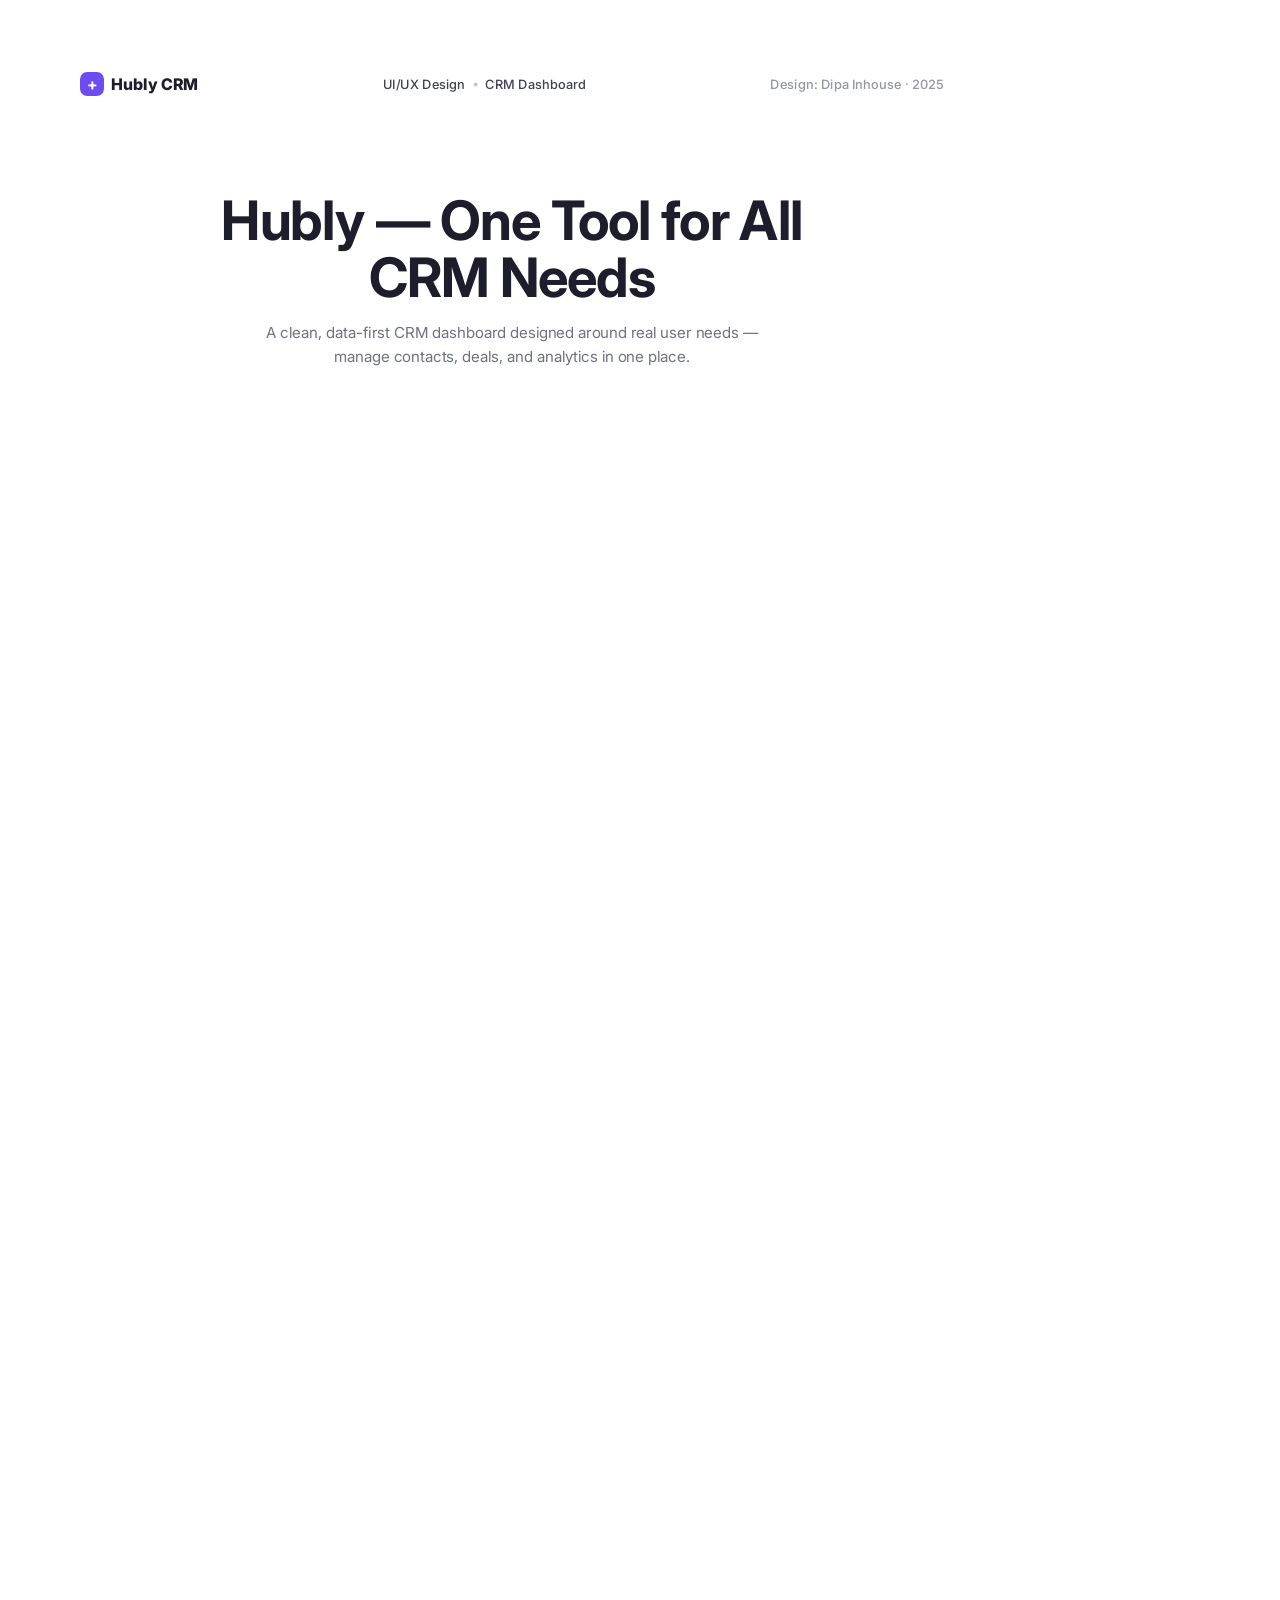
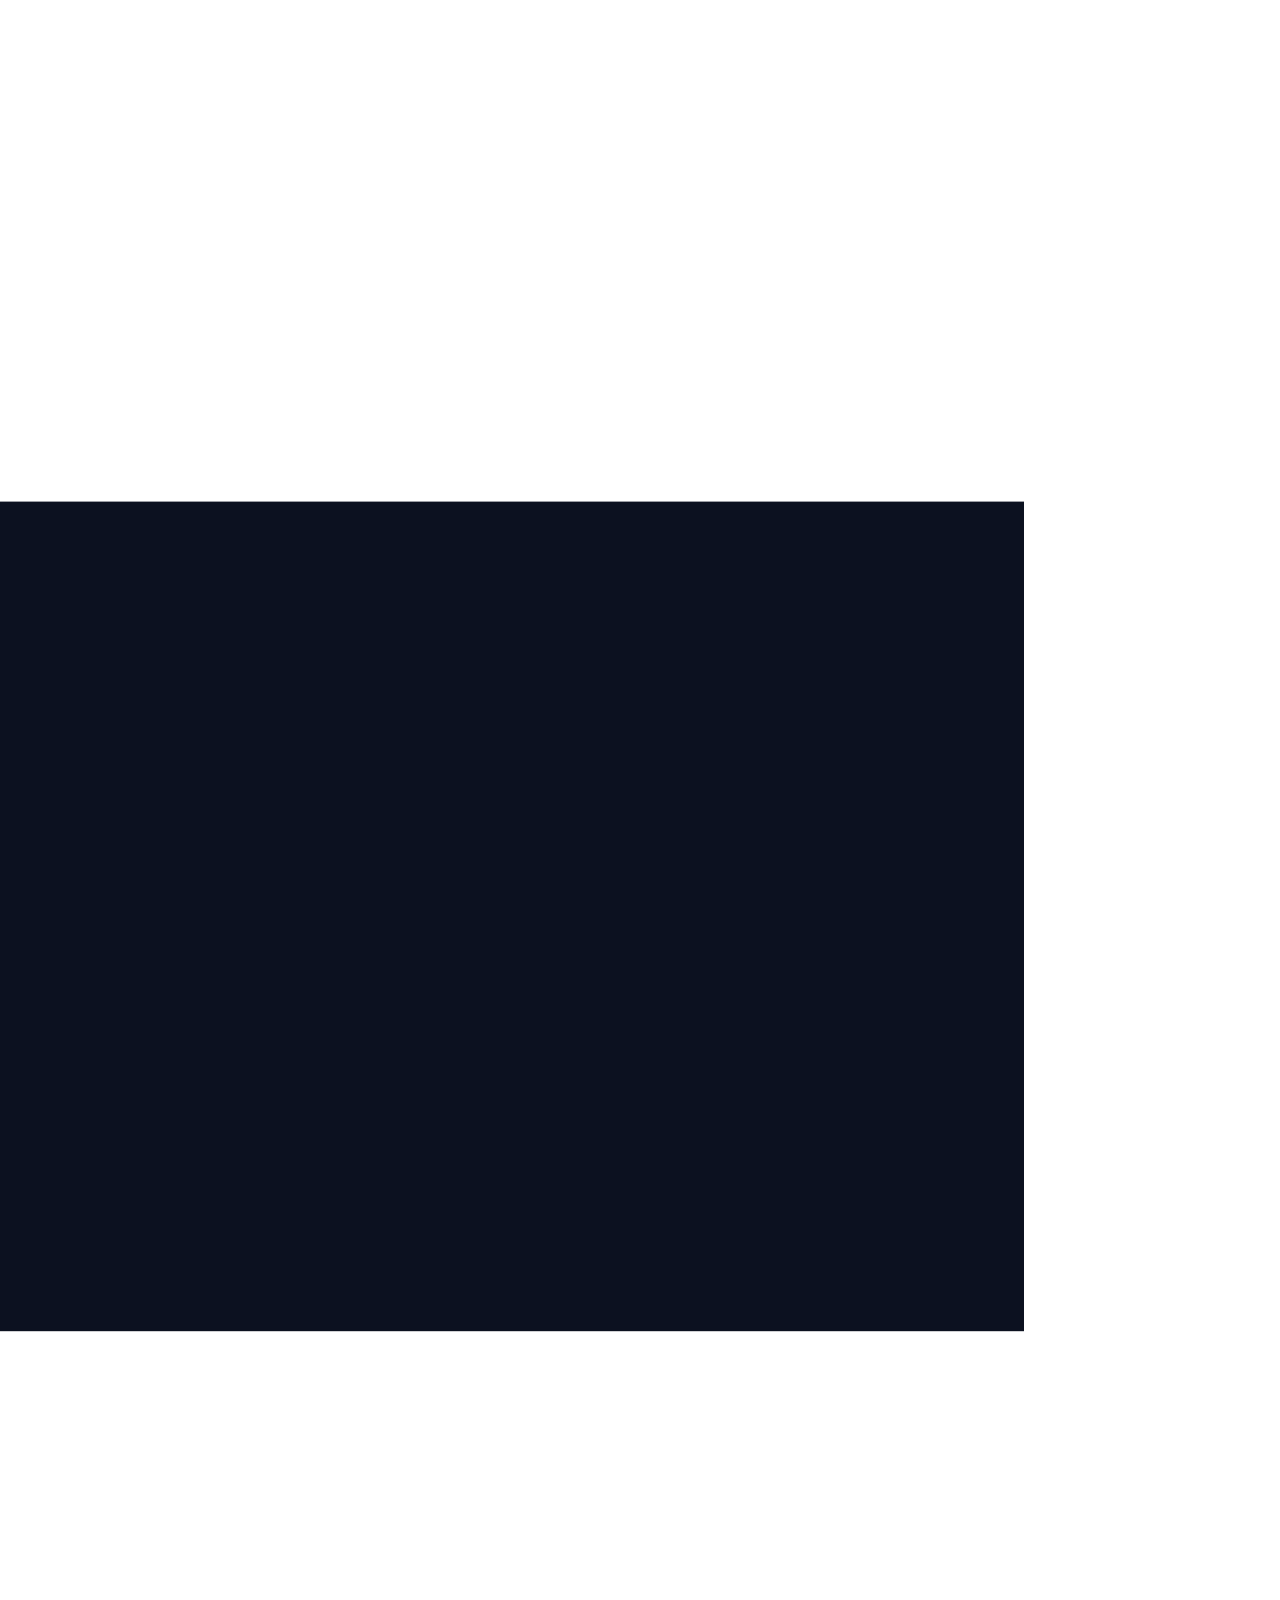
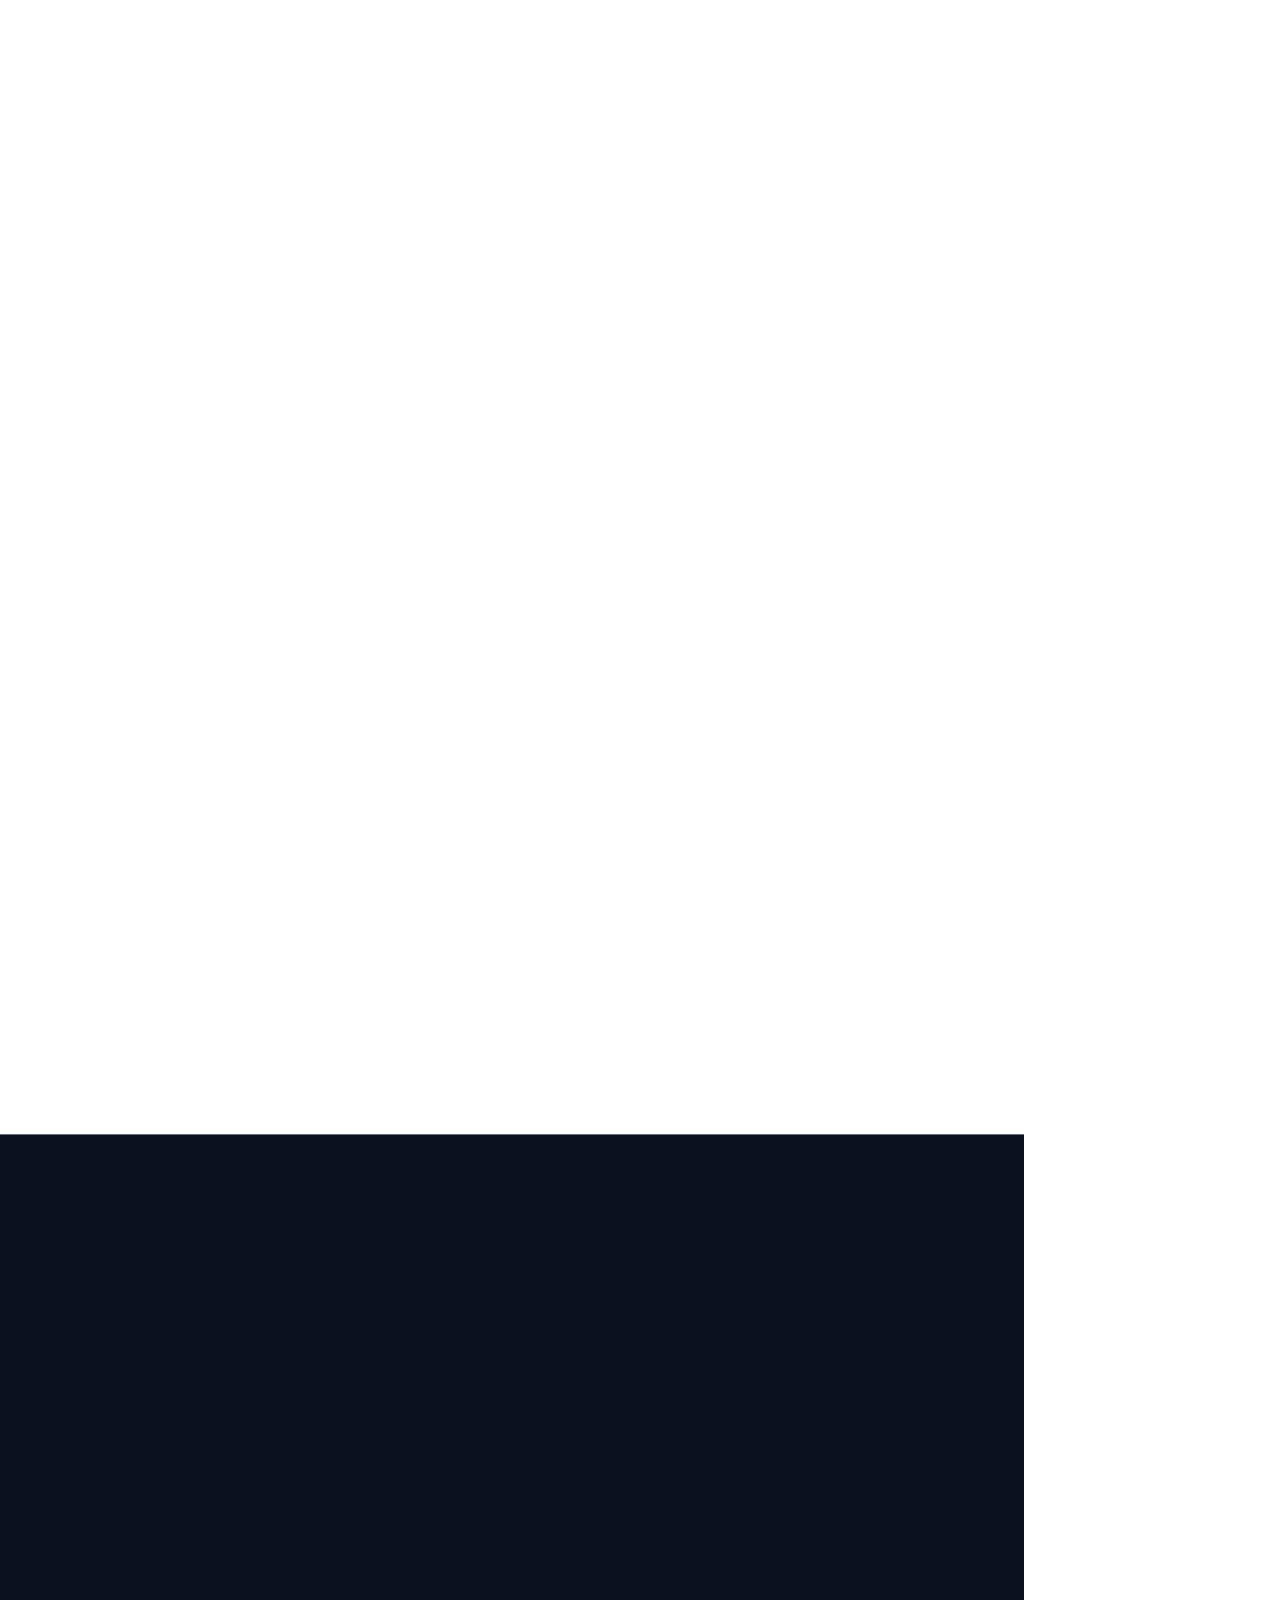
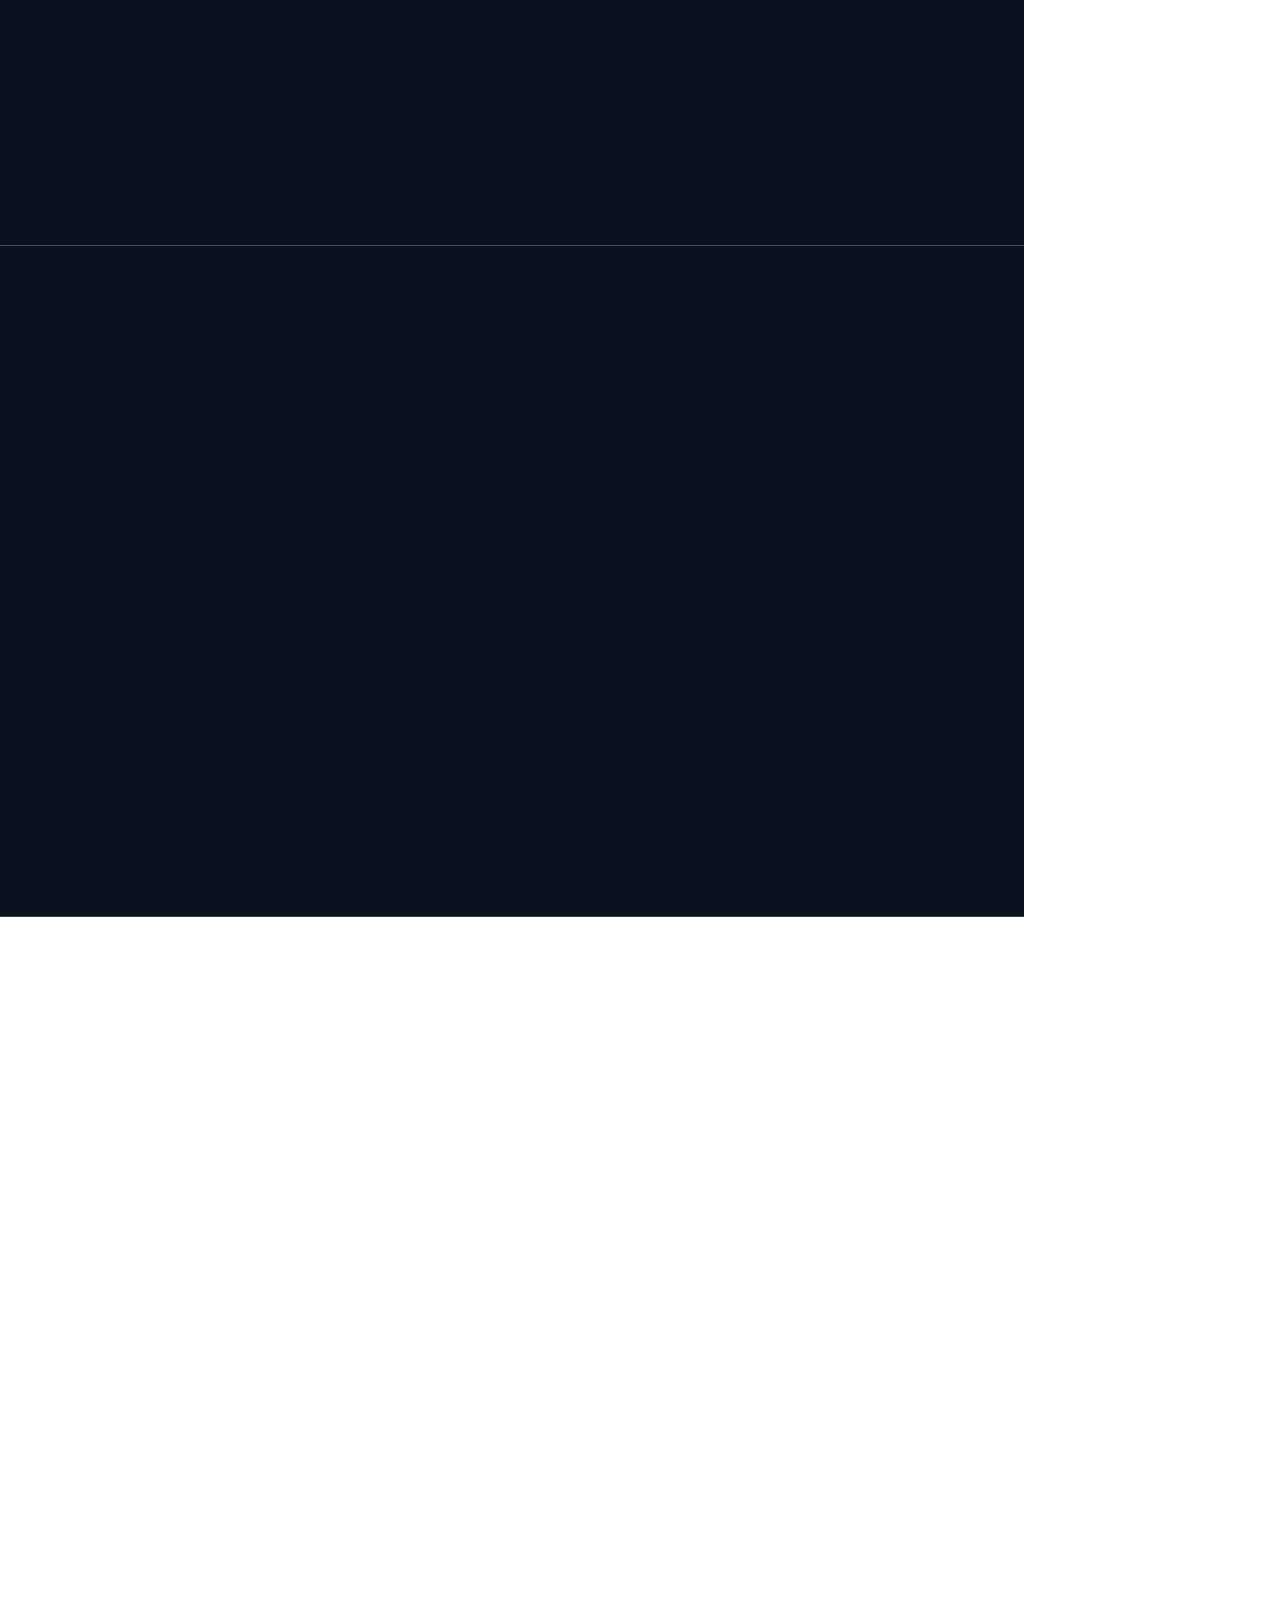
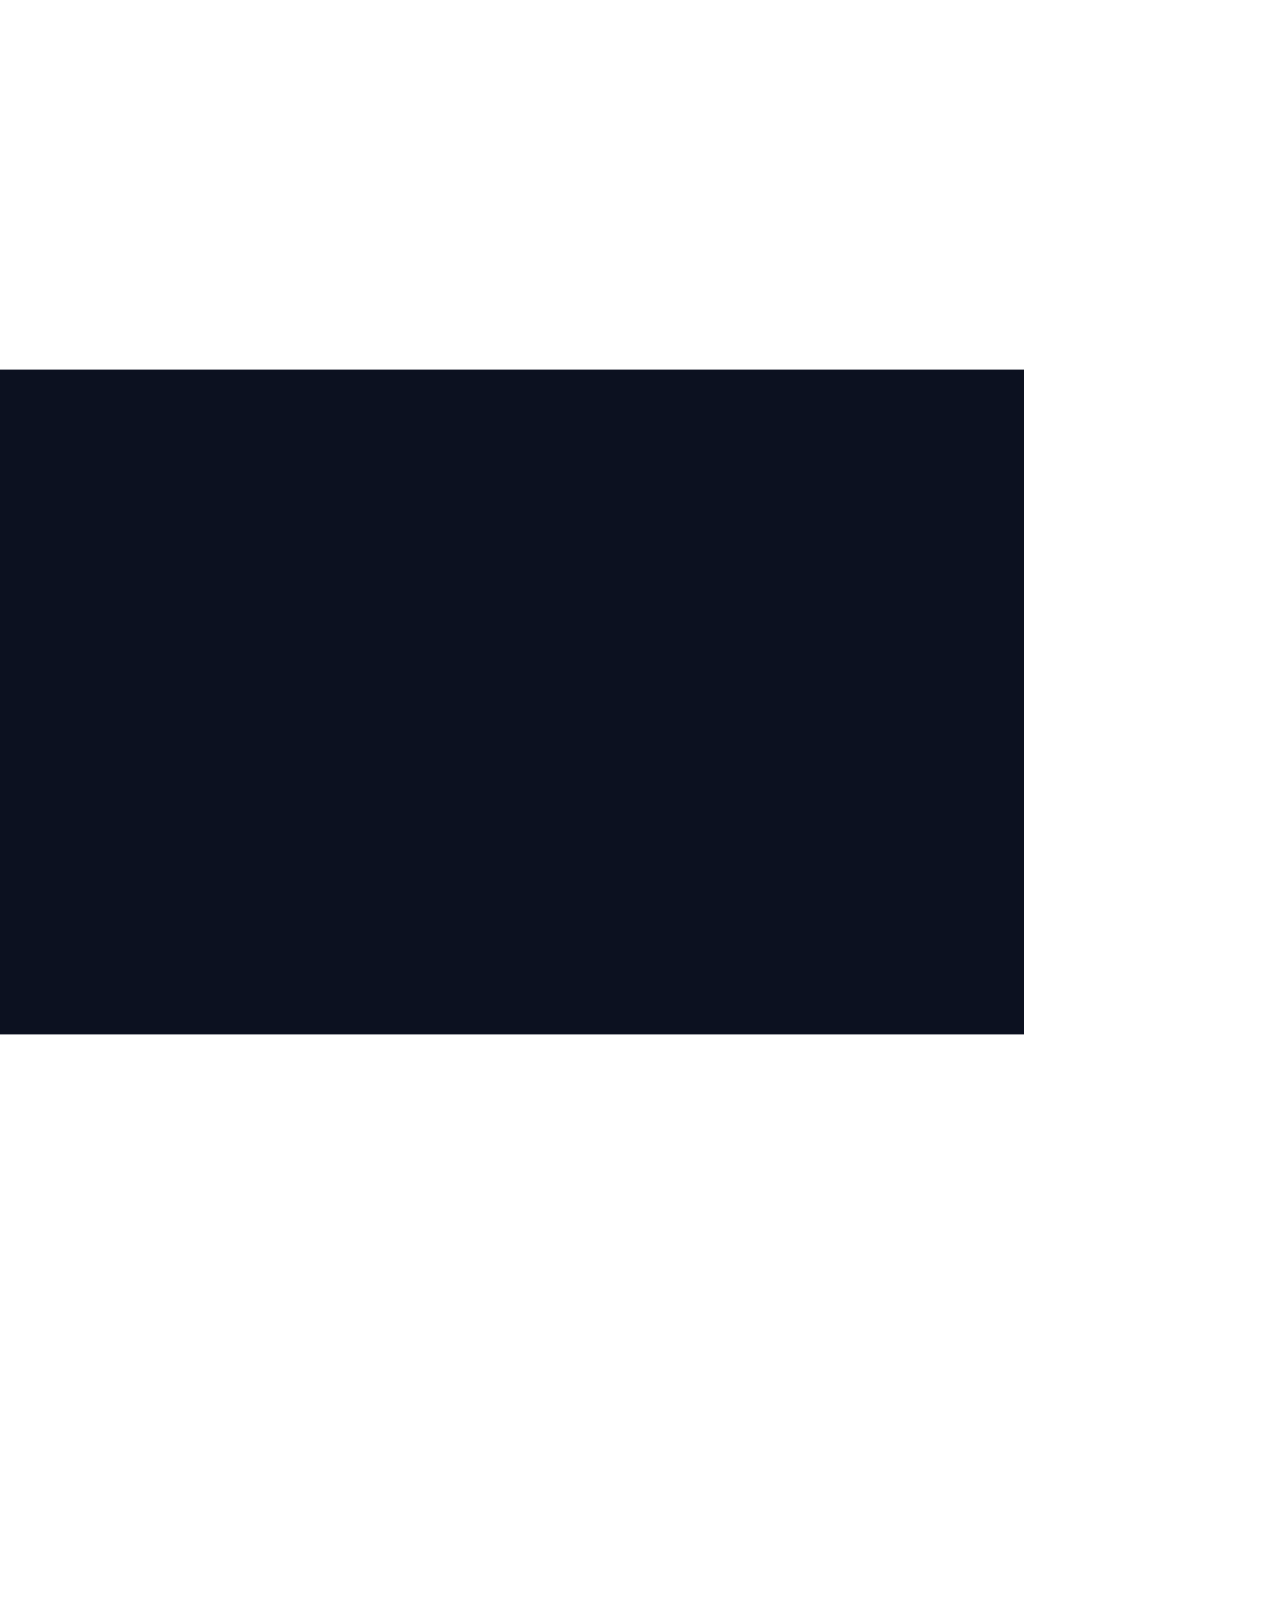
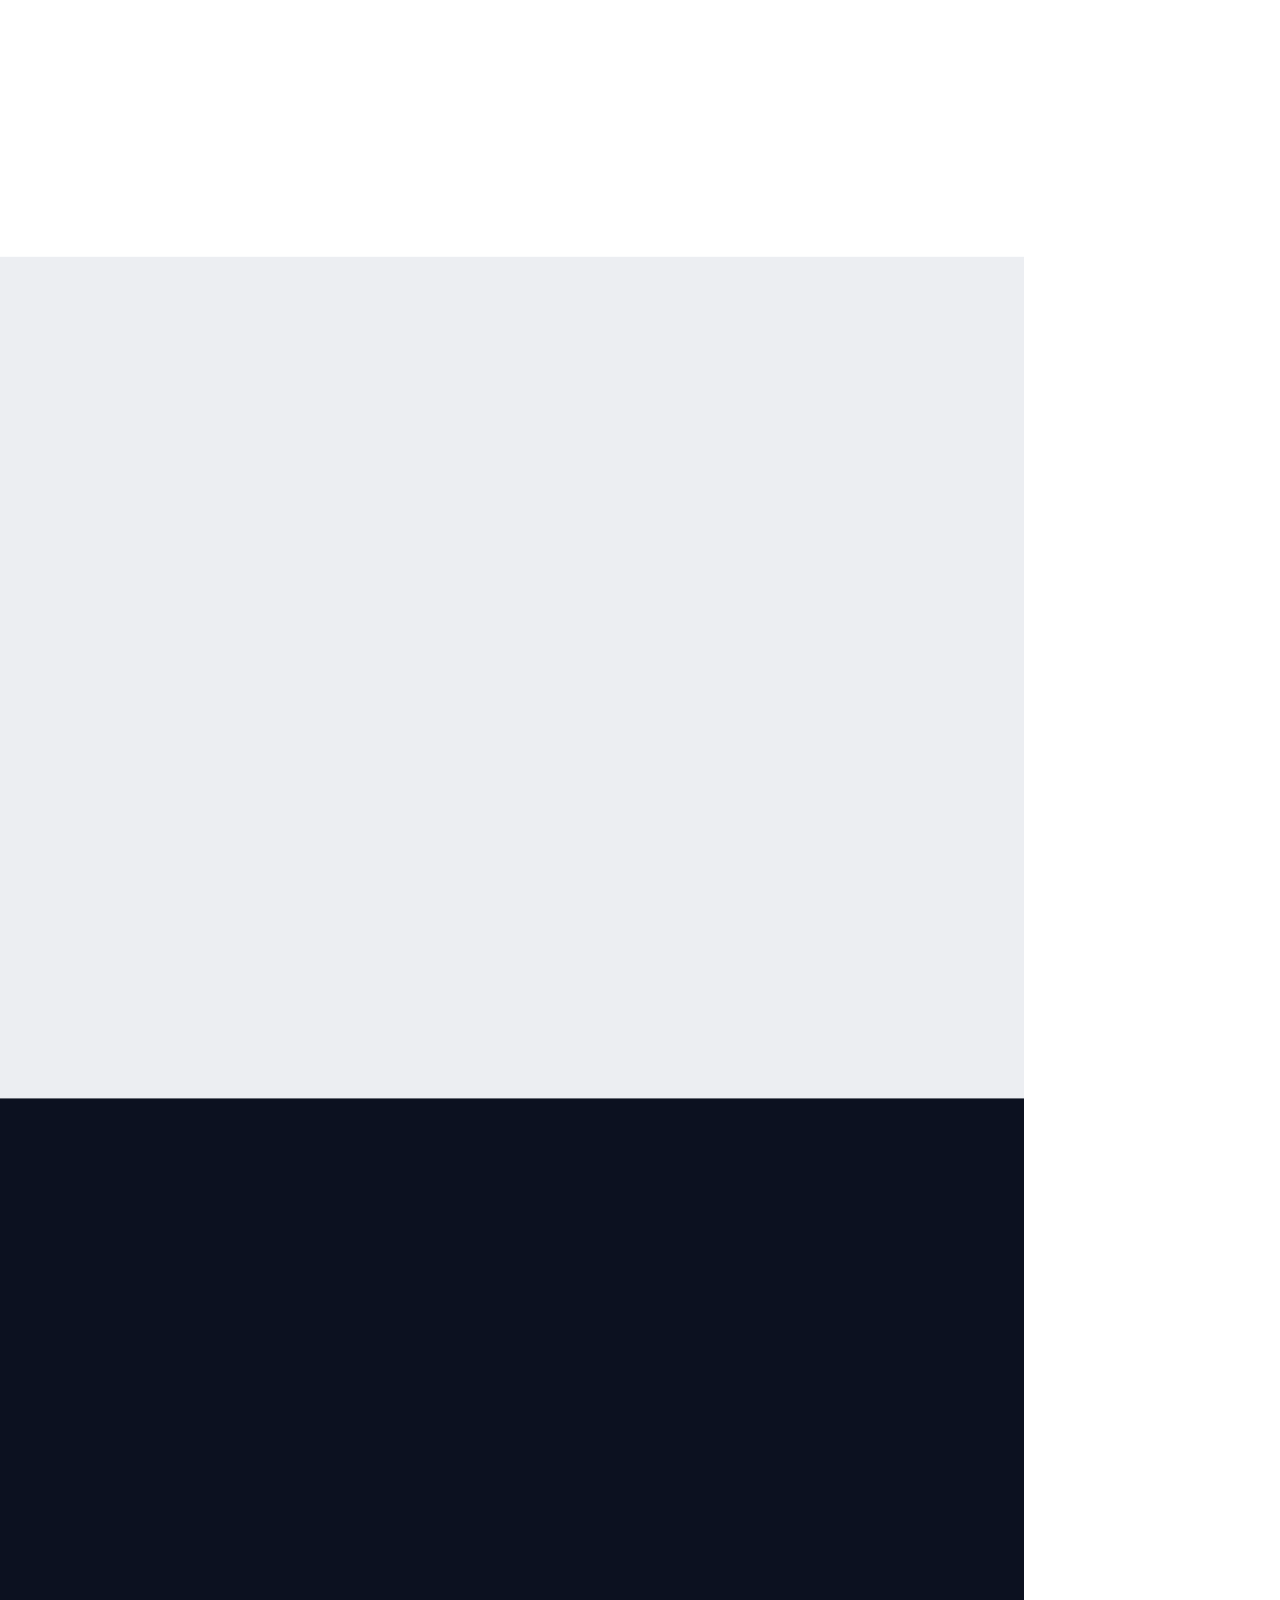
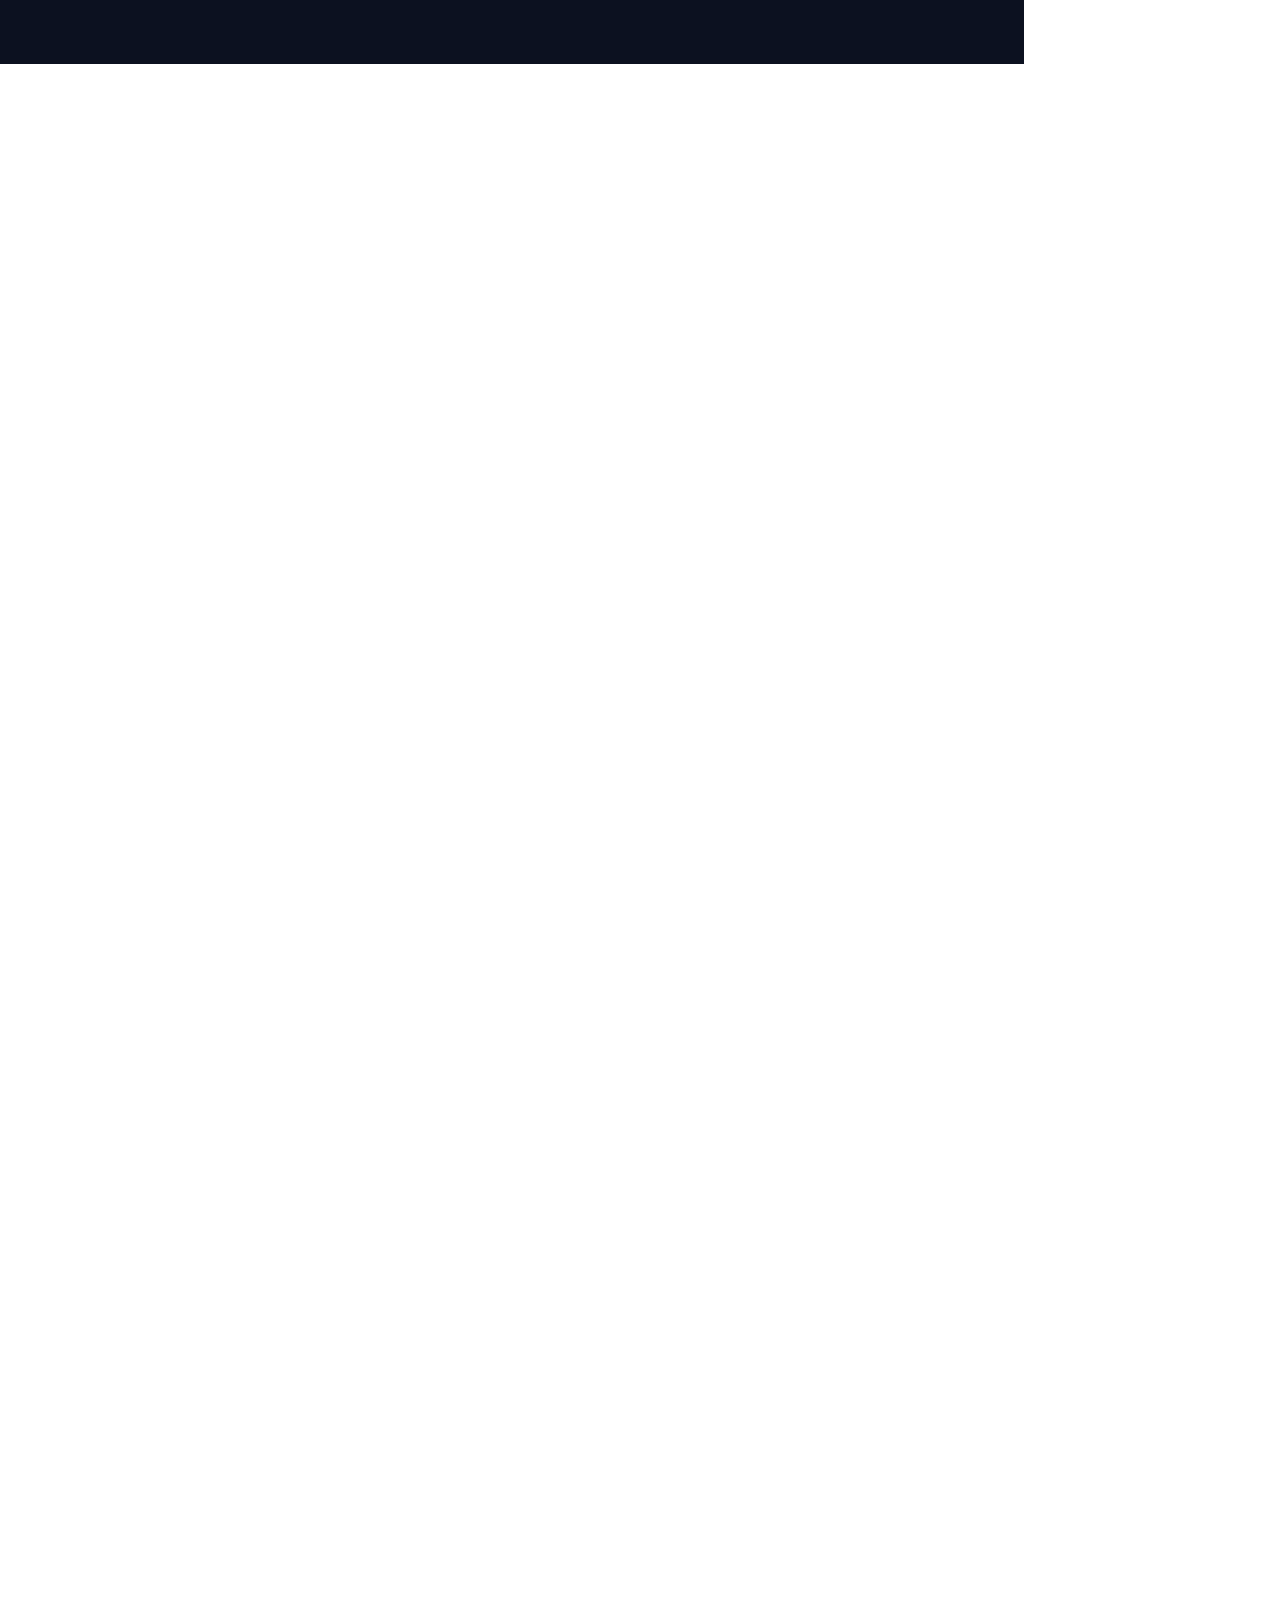
<file: index.html>
<!DOCTYPE html>
<html lang="en">
<head>
<meta charset="UTF-8"/>
<meta name="viewport" content="width=device-width, initial-scale=1"/>
<title>Hubly CRM — SaaS Dashboard · UI/UX Case Study (recreation)</title>
<meta name="description" content="A study recreation of the Hubly CRM SaaS Dashboard case study. Original design by Dipa Inhouse."/>
<link rel="preconnect" href="https://fonts.googleapis.com"/>
<link rel="preconnect" href="https://fonts.gstatic.com" crossorigin/>
<link href="https://fonts.googleapis.com/css2?family=Inter:wght@400;500;600;700;800&display=swap" rel="stylesheet"/>
<link rel="stylesheet" href="styles.css"/>
</head>
<body>
<div class="cs">

  <!-- 1. COVER -->
  <section class="sec cover">
    <div class="container">
      <div class="topline">
        <div class="brand"><span class="mark">+</span>Hubly CRM</div>
        <div class="mid">UI/UX Design <i class="sep"></i> CRM Dashboard</div>
        <div class="credit">Design: Dipa Inhouse · 2025</div>
      </div>
      <h1>Hubly — One Tool for All<br/>CRM Needs</h1>
      <p class="sub">A clean, data-first CRM dashboard designed around real user needs — manage contacts, deals, and analytics in one place.</p>
      <div class="browser reveal" style="width:1200px;max-width:100%">
        <div class="bar"><div class="tl"><i></i><i></i><i></i></div><div class="url">hubly-crm.io</div><div style="width:54px"></div></div>
        <div class="viewport" style="height:600px"><iframe class="dash-embed" src="dashboard.html" style="--scale:.833" scrolling="no" loading="lazy" title="Hubly dashboard"></iframe></div>
      </div>
    </div>
  </section>

  <!-- 2. PROJECT OVERVIEW -->
  <section class="sec">
    <div class="container">
      <div class="ov-head reveal"><span class="eyebrow">Overview</span><h2 class="big">Project Overview</h2></div>
      <div class="ov-body reveal">
        <div class="ov-device"><div class="viewport" style="width:605px;height:360px;border-radius:10px"><iframe class="dash-embed" src="dashboard.html" style="--scale:.42" scrolling="no" loading="lazy"></iframe></div></div>
        <div class="ov-right">
          <p>Hubly CRM is a customer-management platform built around real user and business needs — helping teams work more productively, manage relationships, and ultimately grow revenue.</p>
          <div class="meta">
            <div><div class="k">Project Name</div><div class="v">Hubly CRM</div></div>
            <div><div class="k">Production</div><div class="v">Dipa Inhouse</div></div>
            <div><div class="k">Year of Release</div><div class="v">2025</div></div>
          </div>
        </div>
      </div>
    </div>
  </section>

  <!-- 3. PROBLEMS -->
  <section class="sec">
    <div class="container">
      <div class="head-center reveal"><span class="eyebrow">Challenge &amp; Solutions</span><h2 class="big">The problems we solve</h2><p class="lead" style="max-width:560px;margin:0 auto">Common pain points in everyday CRM work — and the design decisions made to solve each of them.</p></div>
      <div class="cards-3 reveal">
        <div class="pcard"><div class="pn">PROBLEM 01</div><div class="pt">Many CRMs are overly complex and take a long time to learn, slowing teams down.</div>
          <div class="solution"><div class="sl">SOLUTION</div><div class="sr"><span class="si" style="background:#efecfd;color:#6c4cf1">✓</span>Modern &amp; easy to use</div><div class="sd">A clean, user-first interface that anyone can pick up quickly.</div></div></div>
        <div class="pcard"><div class="pn">PROBLEM 02</div><div class="pt">Without detailed analytics, users struggle to find the insights they need to grow.</div>
          <div class="solution"><div class="sl">SOLUTION</div><div class="sr"><span class="si" style="background:#fceef0;color:#e0557a">✓</span>Complete analysis</div><div class="sd">A rich analytics dashboard that surfaces clear, actionable data.</div></div></div>
        <div class="pcard"><div class="pn">PROBLEM 03</div><div class="pt">Rigid tools are hard to adapt as a business scales and its needs change.</div>
          <div class="solution"><div class="sl">SOLUTION</div><div class="sr"><span class="si" style="background:#e8f1fe;color:#3b82f6">✓</span>Highly scalable</div><div class="sd">Flexible structure that fits small teams and large organizations alike.</div></div></div>
      </div>
    </div>
  </section>

  <!-- 4. USER FLOW -->
  <section class="sec dark">
    <div class="container">
      <div class="head-center reveal"><span class="eyebrow">User Flow</span><h2 class="big" style="color:#fff">Clarity and Efficiency Flows</h2><p class="lead" style="margin:0 auto">A visual map of the main user paths — from a single entry point out to the key actions and screens across the product.</p></div>
      <div class="flow reveal">
        <div class="col">
          <div class="fbox"><div class="fh">▦ Dashboard</div><div class="fr">Revenue</div><div class="fr">Contact</div><div class="fr">Task</div></div>
          <div class="fbox"><div class="fh">◍ Contact</div><div class="fr">New Contact</div><div class="fr">Detail Contact</div><div class="fr">List Contact</div></div>
          <div class="fbox"><div class="fh">◔ Notification</div><div class="fr">List Notification</div><div class="fr">Detail Notification</div></div>
        </div>
        <div class="col mid">
          <div class="fbox"><div class="fh">⧉ Authentication</div><div class="fr">Sign in</div><div class="fr">Sign up</div></div>
        </div>
        <div class="col">
          <div class="fbox"><div class="fh">▤ Task</div><div class="fr">List of Task</div><div class="fr">Create Task</div><div class="fr">Task Detail</div></div>
          <div class="fbox"><div class="fh">⚙ Settings</div><div class="fr">General</div><div class="fr">Account</div><div class="fr">Notification</div></div>
          <div class="fbox"><div class="fh">▢ Companies</div><div class="fr">Detail Companies</div><div class="fr">Add Companies</div><div class="fr">List Companies</div></div>
        </div>
      </div>
    </div>
  </section>

  <!-- 5. USER PERSONA -->
  <section class="sec">
    <div class="container persona-wrap reveal">
      <div class="l"><span class="eyebrow">User Persona</span><h2 class="big">Make a real impact with CRM to increase revenue</h2><p class="lead">Understanding user needs well makes it possible to build a system that genuinely fits how people work.</p></div>
      <div class="r">
        <div class="listcard"><div class="lc-t">USER NEEDS</div><ul><li>Organize customer and company data more easily</li><li>Simple appearance and easy to use</li><li>Complete data-analysis features</li></ul></div>
        <div class="persona-card"><div class="pc-t">PERSONA</div>
          <div class="persona-inner"><div class="txt"><h4>Alex Morgan</h4><div class="role">Business Development</div><div class="bio">A business-development officer who builds products and services for customers. With a CRM, they can view data and nurture long-term customer relationships.</div></div>
            <div class="photo"><svg width="70" height="70" viewBox="0 0 24 24" fill="none" stroke="#8b8fb0" stroke-width="1.6"><circle cx="12" cy="9" r="3.5"/><path d="M5 20c0-3.5 3-6 7-6s7 2.5 7 6"/></svg></div></div>
        </div>
        <div class="listcard"><div class="lc-t">USER GOALS</div><ul><li>Create and view sales data and customer interactions</li><li>Organize potential prospects</li><li>Manage customer data for product offerings</li></ul></div>
      </div>
    </div>
  </section>

  <!-- 6. BENCHMARK -->
  <section class="sec">
    <div class="container">
      <div class="head-split reveal"><div class="l"><span class="eyebrow">Benchmark Research</span><h2 class="big">Benchmark Research</h2></div><p class="lead">A structured comparison of competing CRM tools across the criteria that matter most, used to guide design decisions.</p></div>
      <div class="bench reveal"><table>
        <thead><tr><th></th><th>CRM A</th><th>CRM B</th><th>CRM C</th></tr></thead>
        <tbody>
          <tr><td>Analytics &amp; Reporting</td><td>Advanced</td><td>Simple</td><td>Balanced</td></tr>
          <tr><td>Ease of Setup</td><td>Straightforward</td><td>Basic</td><td>Customizable</td></tr>
          <tr><td>Sales Capabilities</td><td>Complete</td><td>Limited</td><td>Complete</td></tr>
          <tr><td>User Experience</td><td>Efficient</td><td>Efficient</td><td>Flexible</td></tr>
          <tr><td>Average Review</td><td class="rev">4.4 / 5</td><td class="rev">3.9 / 5</td><td class="rev">4.5 / 5</td></tr>
          <tr><td>Customization</td><td>Full</td><td>Partial</td><td>Full</td></tr>
          <tr><td>Weaknesses</td><td>Pricing</td><td>Occasional errors</td><td>Fewer features</td></tr>
          <tr><td>Key Advantages</td><td>Strong value</td><td>Regional leader</td><td>Highly capable</td></tr>
        </tbody>
      </table></div>
    </div>
  </section>

  <!-- 7. STYLEGUIDE -->
  <section class="sec dark">
    <div class="container">
      <div class="ov-head reveal" style="margin-bottom:56px"><span class="eyebrow">Styleguide</span><h2 class="big" style="color:#fff">Typography and Color</h2></div>
      <div class="reveal">
        <div class="type-row"><span style="font-size:24px;font-weight:500">Helvetica Neue</span><span class="weights"><span class="w1">Bold</span><span class="w2">Medium</span><span class="w3">Regular</span></span></div>
        <div class="type-div"></div>
        <div class="glyphs"><div class="aa">Aa</div><div class="grid">Aa&nbsp;&nbsp;Bb&nbsp;&nbsp;Cc&nbsp;&nbsp;Dd&nbsp;&nbsp;Ee&nbsp;&nbsp;Ff&nbsp;&nbsp;Gg&nbsp;&nbsp;Hh&nbsp;&nbsp;Ii&nbsp;&nbsp;Jj<br/>Kk&nbsp;&nbsp;Ll&nbsp;&nbsp;Mm&nbsp;&nbsp;Nn&nbsp;&nbsp;Oo&nbsp;&nbsp;Pp&nbsp;&nbsp;Qq&nbsp;&nbsp;Rr&nbsp;&nbsp;Ss&nbsp;&nbsp;Tt<br/>Uu&nbsp;&nbsp;Vv&nbsp;&nbsp;Xx&nbsp;&nbsp;Yy&nbsp;&nbsp;Zz&nbsp;&nbsp;&nbsp;0123456789 -?*=()&amp;^%$#!</div></div>
      </div>
      <div class="swatches reveal">
        <div class="swatch"><div class="box" style="background:linear-gradient(135deg,#111729,#2b2350)"></div><div class="hex">#111729</div><div class="nm">Black</div></div>
        <div class="swatch wide"><div class="box" style="background:linear-gradient(135deg,#7c5cff,#8f74ff)"></div><div class="hex">#7C5CFF</div><div class="nm">Primary</div></div>
        <div class="swatch"><div class="box" style="background:linear-gradient(135deg,#5cb3f0,#7bc4f6)"></div><div class="hex">#5CB3F0</div><div class="nm">Secondary</div></div>
      </div>
    </div>
  </section>

  <!-- 8. ABOUT -->
  <section class="sec dark">
    <div class="container">
      <div class="about-top reveal"><span class="eyebrow">About Hubly CRM</span><p class="lead">Hubly CRM helps solve everyday customer problems and strengthen relationships — turning users into loyal customers.</p></div>
      <div class="about-body reveal">
        <h2 class="big">Easily Manage<br/>Your Business<br/>with Reliable CRM</h2>
        <div class="about-img"><svg width="120" height="120" viewBox="0 0 24 24" fill="none" stroke="#5a638a" stroke-width="1.2"><circle cx="12" cy="9" r="3.5"/><path d="M5 20c0-3.5 3-6 7-6s7 2.5 7 6"/></svg></div>
        <div class="float-card float-pro"><div class="ttl" style="display:flex;align-items:center;gap:8px;font-weight:600"><svg class="icon" viewBox="0 0 24 24" style="color:#fff;width:16px;height:16px"><path d="M13 2 4 14h7l-1 8 9-12h-7l1-8Z"/></svg>Pro Mode</div><p>Upgrade now to unlock all features you need.</p><div class="btn">Upgrade Pro →</div></div>
        <div class="float-card" style="right:70px;top:250px"><div class="head" style="display:flex;justify-content:space-between;align-items:center"><div class="ibox" style="width:38px;height:38px;border-radius:10px;background:#efecfd;color:#6c4cf1;display:grid;place-items:center"><svg class="icon" viewBox="0 0 24 24" style="width:19px;height:19px"><rect x="5" y="3" width="14" height="18" rx="2"/><circle cx="12" cy="10" r="2.4"/><path d="M8.5 16c.7-1.6 2-2.4 3.5-2.4s2.8.8 3.5 2.4"/></svg></div><span class="dots">···</span></div><div class="lab" style="color:#9296a7;font-size:13px;margin:10px 0 6px">Total Contact</div><div class="val" style="display:flex;gap:8px;align-items:center"><b style="font-size:17px">162 Contact</b><span class="chip down"><svg class="icon" viewBox="0 0 24 24"><path d="M12 5v14M6 13l6 6 6-6"/></svg>1.1%</span></div></div>
        <div class="float-card" style="right:70px;top:390px"><div class="head" style="display:flex;justify-content:space-between;align-items:center"><div class="ibox" style="width:38px;height:38px;border-radius:10px;background:#fceef0;color:#e0557a;display:grid;place-items:center"><svg class="icon" viewBox="0 0 24 24" style="width:19px;height:19px"><rect x="4" y="3" width="16" height="18" rx="2"/><path d="M9 8h1M14 8h1M9 12h1M14 12h1M9 16h6"/></svg></div><span class="dots">···</span></div><div class="lab" style="color:#9296a7;font-size:13px;margin:10px 0 6px">Active Company</div><div class="val" style="display:flex;gap:8px;align-items:center"><b style="font-size:17px">43 Company</b><span class="chip down"><svg class="icon" viewBox="0 0 24 24"><path d="M12 5v14M6 13l6 6 6-6"/></svg>1.7%</span></div></div>
      </div>
    </div>
  </section>

  <!-- 9. SHOWCASE -->
  <section class="sec">
    <div class="container">
      <div class="head-split reveal"><div class="l"><span class="eyebrow">CRM Revolution</span><h2 class="big">Minimalist and intuitive dashboard to manage your business</h2></div><p class="lead">A simple, intuitive dashboard for managing customer data, analysing performance, and building stronger relationships — easy to use and flexible.</p></div>
      <div class="showcase reveal"><div class="card"><div class="viewport" style="height:760px"><iframe class="dash-embed" src="dashboard.html" style="--scale:.8194" scrolling="no" loading="lazy"></iframe></div></div></div>
    </div>
  </section>

  <!-- 10. REUSABLE COMPONENTS -->
  <section class="sec dark">
    <div class="container">
      <div class="head-center reveal"><span class="eyebrow">Component</span><h2 class="big" style="color:#fff">Reusable Components</h2><p class="lead" style="margin:0 auto">Consistent, clean components built to make things easier for users — and easy to customise to your needs.</p></div>
      <div class="cards-3 reveal" style="grid-template-columns:1fr 1fr">
        <div style="background:#eef1f7;border-radius:18px;padding:40px;display:grid;place-items:center;overflow:hidden"><div class="viewport" style="width:1150px;height:360px"><iframe class="dash-embed" src="dashboard.html" style="--scale:.8" scrolling="no" loading="lazy"></iframe></div></div>
        <div style="background:#eef1f7;border-radius:18px;padding:40px;display:grid;place-items:center;overflow:hidden"><div class="viewport" style="width:1150px;height:360px"><iframe class="dash-embed" src="dashboard.html" style="--scale:.8" scrolling="no" loading="lazy"></iframe></div></div>
      </div>
    </div>
  </section>

  <!-- 11. AUTHENTICATION -->
  <section class="sec">
    <div class="container">
      <div class="head-split reveal"><div class="l"><span class="eyebrow">Authentication</span><h2 class="big">Authentication Screen</h2></div><p class="lead">The common case of signing in with username and password — but the pattern applies to any authentication factor.</p></div>
      <div class="auth-panel reveal"><div class="auth-card">
        <div class="auth-form">
          <div class="logo"><span class="mark" style="width:26px;height:26px;border-radius:8px;background:#6c4cf1;display:grid;place-items:center;color:#fff">+</span>Hubly</div>
          <h3>Sign in to Hubly</h3><div class="st">One solution for all your business CRM problems</div>
          <div class="field"><label>Email</label><div class="inp"><svg class="icon" viewBox="0 0 24 24" style="width:16px;height:16px;color:#9296a7"><rect x="3" y="5" width="18" height="14" rx="2"/><path d="m3 7 9 6 9-6"/></svg><input value="bessiecooper@mail.com" readonly/></div></div>
          <div class="field"><label>Password</label><div class="inp"><svg class="icon" viewBox="0 0 24 24" style="width:16px;height:16px;color:#9296a7"><rect x="5" y="11" width="14" height="10" rx="2"/><path d="M8 11V8a4 4 0 0 1 8 0v3"/></svg><input type="password" value="password" readonly/><svg class="icon" viewBox="0 0 24 24" style="width:16px;height:16px;color:#9296a7"><path d="M2 12s3.5-7 10-7 10 7 10 7-3.5 7-10 7S2 12 2 12Z"/><circle cx="12" cy="12" r="3"/><path d="m3 3 18 18"/></svg></div></div>
          <div class="row"><span class="remember"><span class="cbx on" style="display:grid;place-items:center"><svg class="icon" viewBox="0 0 24 24" style="width:11px;height:11px;stroke:#fff"><path d="m5 12 4 4 8-9"/></svg></span>Remember me</span><span class="link">Forgot Password?</span></div>
          <button class="btn-primary">Sign In</button>
          <div class="or">Or</div>
          <div class="socials"><div class="sb"><span class="g" style="background:#4285F4"></span>Sign In with Google</div><div class="sb"><span class="g" style="background:#111"></span>Sign In with Apple</div></div>
          <div style="font-size:13px;color:#9296a7">Don't have an account? <span class="link">Sign Up</span></div>
        </div>
        <div class="auth-preview"><div class="viewport" style="position:absolute;left:40px;top:30px;width:720px;height:460px;border-radius:10px;border:1px solid #e6e7ec"><iframe class="dash-embed" src="dashboard.html" style="--scale:.5" scrolling="no" loading="lazy"></iframe></div><div class="cap">Comprehensive CRM solution for your business</div></div>
      </div></div>
    </div>
  </section>

  <!-- 12. CONTACTS SCREEN -->
  <section class="sec gray">
    <div class="container">
      <div class="head-split reveal"><div class="l"><span class="eyebrow">Contact</span><h2 class="big">Contacts Screen</h2></div><p class="lead">Manage customer contacts easily — keeping data fresh helps you keep renewing relationships and building loyalty.</p></div>
      <div class="browser reveal" style="width:1200px;max-width:100%"><div class="bar"><div class="tl"><i></i><i></i><i></i></div><div class="url">hubly-crm.io/contacts</div><div style="width:54px"></div></div><div class="viewport" style="height:660px"><iframe class="dash-embed" src="dashboard.html" style="--scale:.833" scrolling="no" loading="lazy"></iframe></div></div>
    </div>
  </section>

  <!-- 13. NOTIFICATION -->
  <section class="sec dark">
    <div class="container">
      <div class="head-center reveal"><span class="eyebrow">Notification</span><h2 class="big" style="color:#fff">Clear and useful notifications</h2><p class="lead" style="margin:0 auto">Stay on top of mentions, tasks and updates — timely, well-organised notifications that never get in the way.</p></div>
      <div class="browser reveal" style="width:1200px;max-width:100%;position:relative">
        <div class="viewport" style="height:660px;border-radius:16px"><iframe class="dash-embed" src="dashboard.html" style="--scale:.833" scrolling="no" loading="lazy"></iframe></div>
        <div class="notif-panel">
          <div class="nh"><b>Notifications</b><span class="link" style="font-size:12px">Mark all as read</span></div>
          <div class="notif-tabs"><span class="on">All</span><span>Mentions</span><span>Tasks</span></div>
          <div class="notif-row"><div class="avatar sm" style="background:#c9bdf7"></div><div><div class="t"><b>Bessie Cooper</b> added you to a task · <b>Marketing Campaign</b></div><div class="time">3 March 2025 · 09:00 AM</div></div></div>
          <div class="notif-row"><div class="avatar sm" style="background:#a3c3e0"></div><div><div class="t"><b>Newgate</b> mentioned you in a comment · <b>Ads FB Reports</b></div><div class="time">3 March 2025 · 08:00 AM</div></div></div>
          <div class="notif-row"><div class="avatar sm" style="background:#e0a3c0"></div><div><div class="t"><b>Elsa Morry</b> requested edit access · <b>Marketing Banner</b></div><div class="time">2 March 2025 · 09:00 AM</div></div></div>
        </div>
      </div>
    </div>
  </section>

  <!-- 14. TASKS SCREEN -->
  <section class="sec dark">
    <div class="container">
      <div class="head-split reveal"><div class="l"><span class="eyebrow">Dashboard</span><h2 class="big" style="color:#fff">Tasks Screen</h2></div><p class="lead">Keep every task well managed so nothing is missed — flexible views (List, Kanban, Table) that adapt to how you work.</p></div>
      <div class="browser reveal" style="width:100%"><div class="viewport" style="height:700px;border-radius:16px"><iframe class="dash-embed" src="dashboard.html" style="--scale:.93" scrolling="no" loading="lazy"></iframe></div></div>
    </div>
  </section>

  <!-- 15. ORGANIZE TASKS -->
  <section class="sec gray">
    <div class="container org reveal">
      <div class="l"><span class="eyebrow">CRM Revolution</span><h2 class="big">Organize tasks more easily and simply to increase productivity</h2><p class="lead">With an easy-to-use interface across all devices, Hubly CRM makes organising tasks easier and more enjoyable.</p></div>
      <div class="r">
        <div class="device ipad"><div class="viewport screen" style="height:442px"><iframe class="dash-embed" src="dashboard.html" style="--scale:.47" scrolling="no" loading="lazy"></iframe></div></div>
        <div class="device phone"><div class="viewport screen"><iframe class="dash-embed" src="dashboard.html" style="--scale:.7;transform:scale(.7) translateX(-560px)" scrolling="no" loading="lazy"></iframe></div></div>
      </div>
    </div>
  </section>

  <!-- 16. THANK YOU -->
  <section class="sec thanks">
    <div class="container">
      <h2>Thank you. Interested to<br/>collaborate? <a class="lk" href="#">Let's Connect.</a></h2>
      <div class="foot"><span class="brand"><span class="mark">+</span>Hubly CRM</span> · UI/UX Case Study · Design: Dipa Inhouse 2025</div>
    </div>
  </section>

</div>
<script src="script.js"></script>
</body>
</html>
</file>
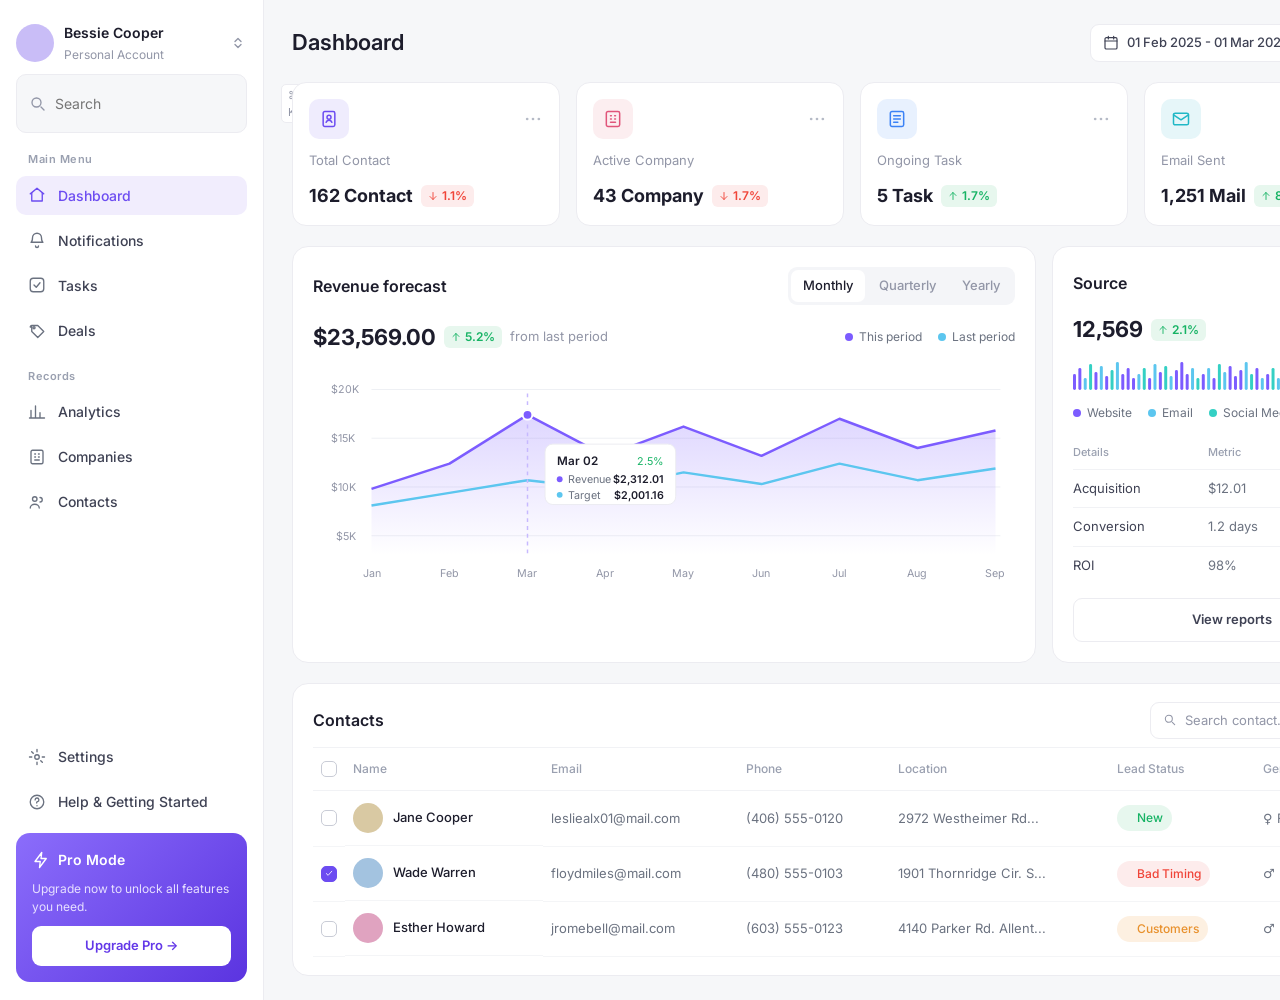
<file: dashboard.html>
<!DOCTYPE html>
<html lang="en">
<head>
<meta charset="UTF-8"/>
<meta name="viewport" content="width=1440"/>
<title>Hubly CRM — Dashboard</title>
<link rel="preconnect" href="https://fonts.googleapis.com"/>
<link rel="preconnect" href="https://fonts.gstatic.com" crossorigin/>
<link href="https://fonts.googleapis.com/css2?family=Inter:wght@400;500;600;700;800&display=swap" rel="stylesheet"/>
<link rel="stylesheet" href="styles.css"/>
</head>
<body>
<div class="app">
  <!-- SIDEBAR -->
  <aside class="sidebar">
    <div class="side-profile">
      <div class="avatar"></div>
      <div class="who"><b>Bessie Cooper</b><span>Personal Account</span></div>
      <svg class="icon" viewBox="0 0 24 24" style="color:#9296a7"><path d="m8 10 4-4 4 4"/><path d="m8 14 4 4 4-4"/></svg>
    </div>
    <div class="search">
      <svg class="icon" viewBox="0 0 24 24"><circle cx="10" cy="10" r="6"/><path d="m20 20-4-4"/></svg>
      <input placeholder="Search"/><span class="kbd">⌘ K</span>
    </div>
    <div class="side-label">Main Menu</div>
    <div class="nav-item active"><svg class="icon" viewBox="0 0 24 24"><path d="M3 10.5 12 3l9 7.5"/><path d="M5 9.5V20h14V9.5"/></svg>Dashboard</div>
    <div class="nav-item"><svg class="icon" viewBox="0 0 24 24"><path d="M6 9a6 6 0 1 1 12 0c0 5 2 6 2 6H4s2-1 2-6Z"/><path d="M10 20a2 2 0 0 0 4 0"/></svg>Notifications</div>
    <div class="nav-item"><svg class="icon" viewBox="0 0 24 24"><rect x="3" y="3" width="18" height="18" rx="4"/><path d="m8 12 3 3 5-6"/></svg>Tasks</div>
    <div class="nav-item"><svg class="icon" viewBox="0 0 24 24"><path d="M3 8a2 2 0 0 1 2-2h8l8 8-8 8-8-8V8Z"/><circle cx="8" cy="9" r="1.4"/></svg>Deals</div>
    <div class="side-label">Records</div>
    <div class="nav-item"><svg class="icon" viewBox="0 0 24 24"><path d="M4 20V10M10 20V4M16 20v-7M22 20H2"/></svg>Analytics</div>
    <div class="nav-item"><svg class="icon" viewBox="0 0 24 24"><rect x="4" y="3" width="16" height="18" rx="2"/><path d="M9 8h1M14 8h1M9 12h1M14 12h1M9 16h6"/></svg>Companies</div>
    <div class="nav-item"><svg class="icon" viewBox="0 0 24 24"><circle cx="9" cy="8" r="3"/><path d="M3 20c0-3 3-5 6-5s6 2 6 5"/><path d="M16 6a3 3 0 0 1 0 6"/></svg>Contacts</div>
    <div class="side-spacer"></div>
    <div class="nav-item"><svg class="icon" viewBox="0 0 24 24"><circle cx="12" cy="12" r="3"/><path d="M12 2v3M12 19v3M4.9 4.9l2.1 2.1M17 17l2.1 2.1M2 12h3M19 12h3"/></svg>Settings</div>
    <div class="nav-item"><svg class="icon" viewBox="0 0 24 24"><circle cx="12" cy="12" r="9"/><path d="M9.5 9.2a2.5 2.5 0 1 1 3 2.4c-.8.4-1 .8-1 1.6"/><path d="M12 17h.01"/></svg>Help &amp; Getting Started</div>
    <div class="pro-card">
      <div class="ttl"><svg class="icon" viewBox="0 0 24 24" style="color:#fff"><path d="M13 2 4 14h7l-1 8 9-12h-7l1-8Z"/></svg>Pro Mode</div>
      <p>Upgrade now to unlock all features you need.</p>
      <div class="btn">Upgrade Pro →</div>
    </div>
  </aside>

  <!-- MAIN -->
  <main class="main">
    <div class="topbar">
      <h1>Dashboard</h1>
      <div class="top-right">
        <div class="pill"><svg class="icon" viewBox="0 0 24 24" style="width:16px;height:16px"><rect x="3" y="4" width="18" height="17" rx="2"/><path d="M3 9h18M8 2v4M16 2v4"/></svg>01 Feb 2025 - 01 Mar 2025</div>
        <div class="pill">Monthly <svg class="icon" viewBox="0 0 24 24" style="width:16px;height:16px"><path d="m6 9 6 6 6-6"/></svg></div>
      </div>
    </div>

    <div class="stat-row">
      <div class="stat-card">
        <div class="head"><div class="ibox" style="background:#efecfd;color:#6c4cf1"><svg class="icon" viewBox="0 0 24 24"><rect x="5" y="3" width="14" height="18" rx="2"/><circle cx="12" cy="10" r="2.4"/><path d="M8.5 16c.7-1.6 2-2.4 3.5-2.4s2.8.8 3.5 2.4"/></svg></div><svg class="icon dots" viewBox="0 0 24 24" style="width:20px;height:20px;stroke:none;fill:currentColor"><circle cx="5" cy="12" r="1.6"/><circle cx="12" cy="12" r="1.6"/><circle cx="19" cy="12" r="1.6"/></svg></div>
        <div class="lab">Total Contact</div>
        <div class="val"><b>162 Contact</b><span class="chip down"><svg class="icon" viewBox="0 0 24 24"><path d="M12 5v14M6 13l6 6 6-6"/></svg>1.1%</span></div>
      </div>
      <div class="stat-card">
        <div class="head"><div class="ibox" style="background:#fceef0;color:#e0557a"><svg class="icon" viewBox="0 0 24 24"><rect x="4" y="3" width="16" height="18" rx="2"/><path d="M9 8h1M14 8h1M9 12h1M14 12h1M9 16h6"/></svg></div><svg class="icon dots" viewBox="0 0 24 24" style="width:20px;height:20px;stroke:none;fill:currentColor"><circle cx="5" cy="12" r="1.6"/><circle cx="12" cy="12" r="1.6"/><circle cx="19" cy="12" r="1.6"/></svg></div>
        <div class="lab">Active Company</div>
        <div class="val"><b>43 Company</b><span class="chip down"><svg class="icon" viewBox="0 0 24 24"><path d="M12 5v14M6 13l6 6 6-6"/></svg>1.7%</span></div>
      </div>
      <div class="stat-card">
        <div class="head"><div class="ibox" style="background:#e8f1fe;color:#3b82f6"><svg class="icon" viewBox="0 0 24 24"><rect x="4" y="3" width="16" height="18" rx="2"/><path d="M8 8h8M8 12h8M8 16h5"/></svg></div><svg class="icon dots" viewBox="0 0 24 24" style="width:20px;height:20px;stroke:none;fill:currentColor"><circle cx="5" cy="12" r="1.6"/><circle cx="12" cy="12" r="1.6"/><circle cx="19" cy="12" r="1.6"/></svg></div>
        <div class="lab">Ongoing Task</div>
        <div class="val"><b>5 Task</b><span class="chip up"><svg class="icon" viewBox="0 0 24 24"><path d="M12 19V5M6 11l6-6 6 6"/></svg>1.7%</span></div>
      </div>
      <div class="stat-card">
        <div class="head"><div class="ibox" style="background:#e6f6f9;color:#21b8c6"><svg class="icon" viewBox="0 0 24 24"><rect x="3" y="5" width="18" height="14" rx="2"/><path d="m3 7 9 6 9-6"/></svg></div><svg class="icon dots" viewBox="0 0 24 24" style="width:20px;height:20px;stroke:none;fill:currentColor"><circle cx="5" cy="12" r="1.6"/><circle cx="12" cy="12" r="1.6"/><circle cx="19" cy="12" r="1.6"/></svg></div>
        <div class="lab">Email Sent</div>
        <div class="val"><b>1,251 Mail</b><span class="chip up"><svg class="icon" viewBox="0 0 24 24"><path d="M12 19V5M6 11l6-6 6 6"/></svg>8.7%</span></div>
      </div>
    </div>

    <div class="charts">
      <div class="panel rev">
        <div class="p-head"><h3>Revenue forecast</h3><div class="seg"><span class="on">Monthly</span><span>Quarterly</span><span>Yearly</span></div></div>
        <div class="rev-val"><div class="l"><b>$23,569.00</b><span class="chip up"><svg class="icon" viewBox="0 0 24 24"><path d="M12 19V5M6 11l6-6 6 6"/></svg>5.2%</span><span class="from">from last period</span></div>
          <div class="legend"><span><i class="dot p"></i>This period</span><span><i class="dot c"></i>Last period</span></div></div>
        <div class="chart">
          <svg viewBox="0 0 720 230" font-family="Inter, sans-serif">
            <g stroke="#eef0f4"><line x1="60" y1="20" x2="705" y2="20"/><line x1="60" y1="70" x2="705" y2="70"/><line x1="60" y1="120" x2="705" y2="120"/><line x1="60" y1="170" x2="705" y2="170"/></g>
            <g fill="#9296a7" font-size="11"><text x="18" y="24">$20K</text><text x="18" y="74">$15K</text><text x="18" y="124">$10K</text><text x="24" y="174">$5K</text></g>
            <defs><linearGradient id="g1" x1="0" y1="0" x2="0" y2="1"><stop offset="0" stop-color="#7c5cff" stop-opacity=".25"/><stop offset="1" stop-color="#7c5cff" stop-opacity="0"/></linearGradient></defs>
            <path d="M60 122 140 96 220 46 300 88 380 58 460 88 540 50 620 80 700 62 L700 190 L60 190 Z" fill="url(#g1)"/>
            <path d="M60 122 140 96 220 46 300 88 380 58 460 88 540 50 620 80 700 62" fill="none" stroke="#7c5cff" stroke-width="2.5" stroke-linejoin="round"/>
            <path d="M60 139 140 126 220 113 300 122 380 105 460 117 540 96 620 113 700 101" fill="none" stroke="#5cc6ef" stroke-width="2.5" stroke-linejoin="round"/>
            <line x1="220" y1="24" x2="220" y2="190" stroke="#c7b9ff" stroke-width="1.5" stroke-dasharray="4 4"/>
            <circle cx="220" cy="46" r="5" fill="#7c5cff" stroke="#fff" stroke-width="2"/>
            <g fill="#9296a7" font-size="11" text-anchor="middle"><text x="60" y="212">Jan</text><text x="140" y="212">Feb</text><text x="220" y="212">Mar</text><text x="300" y="212">Apr</text><text x="380" y="212">May</text><text x="460" y="212">Jun</text><text x="540" y="212">Jul</text><text x="620" y="212">Aug</text><text x="700" y="212">Sep</text></g>
            <g><rect x="238" y="76" width="134" height="62" rx="8" fill="#fff" stroke="#ececf1"/><text x="250" y="97" fill="#1d1d2c" font-size="12" font-weight="600">Mar 02</text><text x="360" y="97" fill="#16b364" font-size="11" text-anchor="end">2.5%</text><circle cx="253" cy="112" r="3" fill="#7c5cff"/><text x="262" y="116" fill="#6b7280" font-size="11">Revenue</text><text x="360" y="116" fill="#1d1d2c" font-size="11" text-anchor="end" font-weight="600">$2,312.01</text><circle cx="253" cy="128" r="3" fill="#5cc6ef"/><text x="262" y="132" fill="#6b7280" font-size="11">Target</text><text x="360" y="132" fill="#1d1d2c" font-size="11" text-anchor="end" font-weight="600">$2,001.16</text></g>
          </svg>
        </div>
      </div>

      <div class="panel src">
        <div class="p-head"><h3>Source</h3><div class="pill" style="padding:6px 8px 6px 10px;font-size:12px">Weekly <svg class="icon" viewBox="0 0 24 24" style="width:14px;height:14px"><path d="m6 9 6 6 6-6"/></svg></div></div>
        <div class="src-val"><b>12,569</b><span class="chip up"><svg class="icon" viewBox="0 0 24 24"><path d="M12 19V5M6 11l6-6 6 6"/></svg>2.1%</span></div>
        <svg class="bars" viewBox="0 0 320 30" id="bars"></svg>
        <div class="legend"><span><i class="dot p"></i>Website</span><span><i class="dot c"></i>Email</span><span><i class="dot" style="background:#34d0c4"></i>Social Media</span></div>
        <table class="src-tbl">
          <tr><th>Details</th><th>Metric</th><th>Total</th></tr>
          <tr><td>Acquisition</td><td>$12.01</td><td class="mini-up">↑ 1.1%</td></tr>
          <tr><td>Conversion</td><td>1.2 days</td><td class="mini-down">↓ 2.0%</td></tr>
          <tr><td>ROI</td><td>98%</td><td class="mini-up">↑ 1.7%</td></tr>
        </table>
        <div class="btn-ghost">View reports</div>
      </div>
    </div>

    <div class="contacts-panel">
      <div class="cp-head"><h3>Contacts</h3><div class="cp-tools">
        <div class="pill" style="font-weight:400;color:#9296a7"><svg class="icon" viewBox="0 0 24 24" style="width:14px;height:14px"><circle cx="10" cy="10" r="6"/><path d="m20 20-4-4"/></svg>Search contact...</div>
        <div class="pill"><svg class="icon" viewBox="0 0 24 24" style="width:14px;height:14px"><path d="M3 5h18M6 12h12M10 19h4"/></svg>Filter</div>
      </div></div>
      <table class="tbl">
        <thead><tr><th style="width:26px"><div class="cbx"></div></th><th>Name</th><th>Email</th><th>Phone</th><th>Location</th><th>Lead Status</th><th>Gender</th><th></th></tr></thead>
        <tbody>
          <tr><td><div class="cbx"></div></td><td class="name"><div class="avatar sm" style="background:#d9c9a3"></div>Jane Cooper</td><td>lesliealx01@mail.com</td><td>(406) 555-0120</td><td>2972 Westheimer Rd...</td><td><span class="tag new"><i class="dot"></i>New</span></td><td>♀ Female</td><td class="dots">···</td></tr>
          <tr><td><div class="cbx on"><svg class="icon" viewBox="0 0 24 24" style="width:11px;height:11px;stroke:#fff"><path d="m5 12 4 4 8-9"/></svg></div></td><td class="name"><div class="avatar sm" style="background:#a3c3e0"></div>Wade Warren</td><td>floydmiles@mail.com</td><td>(480) 555-0103</td><td>1901 Thornridge Cir. S...</td><td><span class="tag bad"><i class="dot"></i>Bad Timing</span></td><td>♂ Male</td><td class="dots">···</td></tr>
          <tr><td><div class="cbx"></div></td><td class="name"><div class="avatar sm" style="background:#e0a3c0"></div>Esther Howard</td><td>jromebell@mail.com</td><td>(603) 555-0123</td><td>4140 Parker Rd. Allent...</td><td><span class="tag cust"><i class="dot"></i>Customers</span></td><td>♂ Male</td><td class="dots">···</td></tr>
        </tbody>
      </table>
    </div>
  </main>
</div>
<script>
// source bar strip
(function(){
  var cols=["#7c5cff","#7c5cff","#5cc6ef","#34d0c4","#7c5cff","#5cc6ef","#7c5cff","#34d0c4","#5cc6ef","#7c5cff"];
  var hs=[16,22,12,26,18,24,14,20,28,16,22,12], s="";
  for(var i=0;i<58;i++){var x=(i*5.4).toFixed(1),h=hs[i%hs.length];s+='<rect x="'+x+'" y="'+(30-h)+'" width="3" height="'+h+'" rx="1.5" fill="'+cols[i%cols.length]+'"/>';}
  document.getElementById('bars').innerHTML=s;
})();
</script>
</body>
</html>
</file>
<file: styles.css>
/* ===================== Hubly CRM — recreation ===================== */
/* Design reference: "Hubly CRM SaaS Dashboard" by Dipa Inhouse (Behance, 2025). */
/* This is a study recreation for learning/portfolio use. */

:root{
  --purple:#6c4cf1; --purple-2:#5b34e0; --purple-soft:#f1edfd;
  --ink:#1d1d2c; --label:#3f4254; --sub:#6b7280; --muted:#9296a7;
  --border:#ececf1; --border-2:#e6e7ec; --line:#f1f2f5;
  --bg:#f6f7f9; --bg-2:#eceef2; --white:#fff;
  --green:#16b364; --green-bg:#e7f7ee;
  --red:#f04438; --red-bg:#fdecec;
  --orange:#e8912d;
  --cyan:#5cc6ef;
  --dark:#0c1120; --dark-2:#0f1729; --dark-card:#161d2e; --dark-head:#222b3d; --dark-border:#2a3346;
  --dark-ink:#eef1ff; --dark-muted:#9aa6c2;
  --r:16px; --maxw:1400px;
  --shadow:0 24px 60px -18px rgba(20,24,40,.16);
  --shadow-sm:0 14px 34px -12px rgba(20,24,40,.14);
  --ease:cubic-bezier(.22,1,.36,1);
}
*{box-sizing:border-box;margin:0;padding:0}
html{scroll-behavior:smooth}
body{font-family:Inter,system-ui,-apple-system,"Segoe UI",Roboto,sans-serif;color:var(--ink);background:var(--white);line-height:1.5;-webkit-font-smoothing:antialiased}
img{max-width:100%;display:block}
a{color:inherit;text-decoration:none}
.icon{width:18px;height:18px;flex:none;stroke:currentColor;fill:none;stroke-width:1.8;stroke-linecap:round;stroke-linejoin:round}

/* ===================== DASHBOARD APP ===================== */
.app{display:flex;width:1440px;min-height:960px;background:var(--bg);font-size:14px}
.sidebar{width:264px;flex:none;background:#fff;border-right:1px solid var(--border);padding:18px 16px;display:flex;flex-direction:column;gap:6px}
.side-profile{display:flex;align-items:center;gap:10px;padding:4px 0}
.avatar{width:38px;height:38px;border-radius:50%;flex:none;background:#c9bdf7}
.avatar.sm{width:30px;height:30px}
.side-profile .who{flex:1;min-width:0}
.side-profile .who b{display:block;font-weight:600;font-size:14px}
.side-profile .who span{color:var(--muted);font-size:12px}
.search{display:flex;align-items:center;gap:8px;padding:9px 10px 9px 12px;border:1px solid var(--border);border-radius:10px;background:var(--bg);color:var(--muted)}
.search input{border:0;background:transparent;outline:0;flex:1;font:inherit;color:var(--label)}
.search .kbd{border:1px solid var(--border);background:#fff;border-radius:5px;padding:2px 6px;font-size:11px;color:var(--muted)}
.side-label{font-size:11px;font-weight:600;letter-spacing:.5px;color:#9aa0b0;padding:12px 12px 2px}
.nav-item{display:flex;align-items:center;gap:12px;padding:9px 12px;border-radius:10px;color:var(--label);font-weight:500;cursor:pointer}
.nav-item .icon{color:#6b7280}
.nav-item:hover{background:#f7f8fa}
.nav-item.active{background:var(--purple-soft);color:var(--purple)}
.nav-item.active .icon{color:var(--purple)}
.side-spacer{flex:1}
.pro-card{margin-top:6px;border-radius:14px;padding:16px;color:#fff;background:linear-gradient(135deg,#8b6dfb,#5b34e0);overflow:hidden}
.pro-card .ttl{display:flex;align-items:center;gap:8px;font-weight:600}
.pro-card p{font-size:12px;color:#e7e0ff;margin:10px 0}
.pro-card .btn{display:flex;justify-content:center;align-items:center;padding:10px;background:#fff;color:#6338e8;border-radius:9px;font-weight:600;font-size:13px}
.main{flex:1;padding:24px 28px;display:flex;flex-direction:column;gap:20px;min-width:0}
.topbar{display:flex;align-items:center;justify-content:space-between}
.topbar h1{font-size:22px;font-weight:600}
.top-right{display:flex;align-items:center;gap:10px}
.pill{display:flex;align-items:center;gap:8px;padding:8px 12px;border:1px solid var(--border);border-radius:9px;background:#fff;font-size:13px;color:var(--label);font-weight:500}
.stat-row{display:grid;grid-template-columns:repeat(4,1fr);gap:16px}
.stat-card{background:#fff;border:1px solid var(--border);border-radius:14px;padding:16px;display:flex;flex-direction:column;gap:12px}
.stat-card .head{display:flex;align-items:center;justify-content:space-between}
.ibox{width:40px;height:40px;border-radius:10px;display:grid;place-items:center}
.ibox .icon{width:20px;height:20px}
.dots{color:#b5bac6}
.stat-card .lab{color:var(--muted);font-size:13px}
.stat-card .val{display:flex;align-items:center;gap:8px}
.stat-card .val b{font-size:18px;font-weight:700}
.chip{display:inline-flex;align-items:center;gap:3px;padding:2px 7px 2px 6px;border-radius:6px;font-size:12px;font-weight:600}
.chip .icon{width:12px;height:12px}
.chip.up{background:var(--green-bg);color:var(--green)}
.chip.down{background:var(--red-bg);color:var(--red)}
.charts{display:flex;gap:16px}
.panel{background:#fff;border:1px solid var(--border);border-radius:16px;padding:20px}
.panel.rev{flex:1;display:flex;flex-direction:column;gap:16px;min-width:0}
.panel.src{width:360px;flex:none;display:flex;flex-direction:column;gap:14px}
.panel .p-head{display:flex;align-items:center;justify-content:space-between}
.panel .p-head h3{font-size:16px;font-weight:600}
.seg{display:flex;gap:2px;background:#f4f5f8;border-radius:9px;padding:3px}
.seg span{padding:6px 12px;border-radius:7px;font-size:13px;color:var(--muted);font-weight:500}
.seg span.on{background:#fff;color:var(--ink)}
.rev-val{display:flex;align-items:center;justify-content:space-between}
.rev-val .l{display:flex;align-items:center;gap:8px}
.rev-val .l b{font-size:22px;font-weight:700}
.rev-val .l .from{color:var(--muted);font-size:13px}
.legend{display:flex;gap:16px}
.legend span{display:flex;align-items:center;gap:6px;color:var(--sub);font-size:12px}
.dot{width:8px;height:8px;border-radius:50%}
.dot.p{background:#7c5cff}.dot.c{background:#5cc6ef}
.chart svg{width:100%;display:block}
.src-val{display:flex;align-items:center;gap:8px}
.src-val b{font-size:22px;font-weight:700}
.bars{width:100%;height:30px}
.src-tbl{width:100%;border-collapse:collapse;font-size:13px}
.src-tbl th{color:#9aa0b0;font-weight:500;text-align:left;padding:8px 0;font-size:11px}
.src-tbl td{padding:9px 0;border-top:1px solid var(--line);color:var(--sub)}
.src-tbl td:first-child{color:var(--label)}
.src-tbl td:last-child,.src-tbl th:last-child{text-align:right}
.mini-up{color:var(--green);font-weight:600}.mini-down{color:var(--red);font-weight:600}
.btn-ghost{display:block;text-align:center;padding:11px;border:1px solid var(--border);border-radius:9px;font-weight:600;font-size:13px;color:var(--label)}
.contacts-panel{background:#fff;border:1px solid var(--border);border-radius:16px;padding:18px 20px}
.cp-head{display:flex;align-items:center;justify-content:space-between;padding-bottom:8px}
.cp-head h3{font-size:16px;font-weight:600}
.cp-tools{display:flex;gap:10px}
.tbl{width:100%;border-collapse:collapse;font-size:13px}
.tbl th{text-align:left;color:#9aa0b0;font-weight:500;font-size:12px;padding:12px 8px;border-top:1px solid var(--line);border-bottom:1px solid var(--line)}
.tbl td{padding:12px 8px;border-bottom:1px solid #f4f5f7;color:var(--sub)}
.tbl td.name{color:var(--ink);font-weight:500;display:flex;align-items:center;gap:10px}
.tag{display:inline-flex;align-items:center;gap:5px;padding:4px 9px;border-radius:999px;font-size:12px;font-weight:500}
.tag .dot{width:6px;height:6px}
.tag.new{background:var(--green-bg);color:var(--green)}
.tag.bad{background:var(--red-bg);color:var(--red)}
.tag.cust{background:#fdf0e1;color:var(--orange)}
.cbx{width:16px;height:16px;border:1.5px solid #c9ccd6;border-radius:5px;flex:none}
.cbx.on{background:var(--purple);border-color:var(--purple);display:grid;place-items:center}

/* ===================== CASE STUDY ===================== */
.cs{max-width:1600px;margin:0 auto;background:#fff;overflow:hidden}
.sec{padding:90px 100px}
.sec.dark{background:var(--dark);color:#fff}
.sec.gray{background:var(--bg-2)}
.container{max-width:var(--maxw);margin:0 auto}
.eyebrow{display:inline-flex;align-items:center;gap:8px;padding:7px 14px 7px 12px;border-radius:8px;background:var(--purple-soft);font-size:14px;font-weight:600}
.eyebrow::before{content:"";width:3px;height:13px;border-radius:2px;background:var(--purple)}
.dark .eyebrow{background:var(--dark-head);color:var(--dark-ink)}
h2.big{font-size:50px;font-weight:700;letter-spacing:-.02em;line-height:1.06}
.lead{color:var(--sub);font-size:17px;line-height:1.55;max-width:460px}
.dark .lead{color:var(--dark-muted)}

/* cover */
.cover{text-align:center;padding-bottom:0}
.cover .topline{display:flex;align-items:center;justify-content:space-between;margin-bottom:120px}
.brand{display:flex;align-items:center;gap:9px;font-weight:800;font-size:20px}
.brand .mark{width:30px;height:30px;border-radius:9px;background:var(--purple);display:grid;place-items:center;color:#fff;font-weight:700}
.topline .mid{color:var(--label);font-weight:500;display:flex;gap:10px;align-items:center}
.topline .mid .sep{width:5px;height:5px;border-radius:50%;background:#c2c6d0}
.topline .credit{color:var(--muted);font-weight:500}
.cover h1{font-size:68px;font-weight:700;letter-spacing:-.02em;line-height:1.04}
.cover .sub{color:var(--sub);font-size:19px;line-height:1.5;margin:22px auto 70px;max-width:640px}

/* browser + device frames with embedded dashboard */
.browser{border-radius:16px;overflow:hidden;background:#fff;border:1px solid var(--border-2);box-shadow:var(--shadow);margin:0 auto}
.browser .bar{display:flex;align-items:center;gap:14px;padding:13px 16px;background:var(--bg);border-bottom:1px solid var(--border-2)}
.tl{display:flex;gap:7px}
.tl i{width:12px;height:12px;border-radius:50%}
.tl i:nth-child(1){background:#ff5f57}.tl i:nth-child(2){background:#febc2e}.tl i:nth-child(3){background:#28c840}
.url{flex:1;text-align:center;background:#fff;border:1px solid var(--border-2);border-radius:8px;padding:7px;font-size:13px;color:var(--sub)}
.viewport{position:relative;overflow:hidden;background:var(--bg)}
.dash-embed{border:0;width:1440px;height:1000px;transform-origin:top left;transform:scale(var(--scale,.833))}
.device{border-radius:22px;background:#1c1c1e;overflow:hidden;box-shadow:var(--shadow)}
.device .screen{overflow:hidden;border-radius:12px;margin:14px}

/* project overview */
.ov-head{display:flex;align-items:center;gap:40px;margin-bottom:50px}
.ov-head h2{flex:1;text-align:center}
.ov-body{display:flex;align-items:center;gap:64px}
.ov-device{width:640px;flex:none;height:420px;border-radius:16px;background:#0e1220;border:1px solid #222839;overflow:hidden;display:grid;place-items:start center;padding-top:28px}
.ov-right{flex:1}
.ov-right p{font-size:22px;color:var(--label);line-height:1.55}
.meta{display:flex;gap:56px;margin-top:34px}
.meta .k{color:var(--muted);font-size:14px;margin-bottom:6px}
.meta .v{font-weight:600;font-size:17px}

/* generic section header (chip + centered title + lead) */
.head-center{text-align:center;max-width:680px;margin:0 auto 44px}
.head-center .eyebrow{margin-bottom:14px}
.head-center h2{margin:0 auto 12px}
.head-split{display:flex;gap:60px;align-items:flex-start;margin-bottom:44px}
.head-split .l{flex:1}
.head-split .eyebrow{margin-bottom:16px}

/* problems */
.cards-3{display:grid;grid-template-columns:repeat(3,1fr);gap:24px}
.pcard{border:1px solid var(--border);border-radius:16px;padding:26px;display:flex;flex-direction:column;gap:18px}
.pcard .pn{font-weight:600;font-size:13px;letter-spacing:1px}
.pcard .pt{color:var(--sub);font-size:15px;line-height:1.5}
.solution{background:#f7f8fa;border-radius:12px;padding:16px 18px 18px;display:flex;flex-direction:column;gap:12px}
.solution .sl{font-weight:600;font-size:12px;letter-spacing:1px;padding-bottom:12px;border-bottom:1px solid var(--border-2)}
.solution .sr{display:flex;align-items:center;gap:10px;font-weight:600;font-size:16px}
.solution .si{width:30px;height:30px;border-radius:8px;display:grid;place-items:center}
.solution .sd{color:var(--sub);font-size:14px;line-height:1.5}

/* user flow */
.flow{position:relative;display:grid;grid-template-columns:1fr 1fr 1fr;gap:0 120px;max-width:1200px;margin:0 auto}
.flow .col{display:flex;flex-direction:column;gap:44px}
.flow .col.mid{justify-content:center}
.fbox{background:var(--dark-card);border:1px solid var(--dark-border);border-radius:12px;overflow:hidden;position:relative;z-index:1}
.fbox .fh{display:flex;align-items:center;gap:10px;padding:12px 14px;background:var(--dark-head);font-weight:600;color:var(--dark-ink)}
.fbox .fr{display:flex;align-items:center;gap:10px;padding:11px 14px;border-top:1px solid #242d40;color:#aab3c9;font-size:13px}
.fbox .fr::before{content:"";width:14px;height:2px;background:#6b7690;box-shadow:0 4px 0 #6b7690}

/* persona */
.persona-wrap{display:flex;gap:48px;align-items:flex-start}
.persona-wrap .l{width:520px;flex:none}
.persona-wrap .l h2{margin:22px 0}
.persona-wrap .r{flex:1;display:flex;flex-direction:column;gap:20px}
.listcard{border:1px solid var(--border);border-radius:16px;padding:22px 24px}
.listcard .lc-t{font-weight:600;font-size:12px;letter-spacing:1px;margin-bottom:14px}
.listcard ul{list-style:none;display:flex;flex-direction:column;gap:12px}
.listcard li{position:relative;padding-left:20px;color:var(--label);font-size:15px;line-height:1.45}
.listcard li::before{content:"";position:absolute;left:0;top:6px;width:7px;height:7px;border:1.4px solid var(--muted);border-radius:50%}
.persona-card{background:#f7f8fa;border-radius:16px;padding:22px 24px}
.persona-card .pc-t{font-weight:600;font-size:12px;letter-spacing:1px;margin-bottom:14px}
.persona-inner{background:#fff;border:1px solid var(--border);border-radius:12px;padding:20px;display:flex;gap:20px;align-items:center}
.persona-inner .txt{flex:1}
.persona-inner h4{font-size:20px}.persona-inner .role{color:var(--muted);font-size:14px;margin:2px 0 8px}
.persona-inner .bio{color:var(--label);font-size:15px;line-height:1.5}
.persona-inner .photo{width:150px;height:160px;flex:none;border-radius:12px;background:linear-gradient(135deg,#d9d5f2,#eef0f5);display:grid;place-items:center;color:#8b8fb0}

/* benchmark */
.bench{border:1px solid var(--border);border-radius:16px;overflow:hidden}
.bench table{width:100%;border-collapse:collapse}
.bench thead th{background:var(--dark-2);color:#fff;font-size:17px;font-weight:700;padding:22px 20px}
.bench thead th:first-child{width:26%}
.bench td{padding:20px;border-top:1px solid var(--line);font-size:15px;color:var(--label);vertical-align:middle}
.bench td:first-child{color:var(--ink);font-weight:500}
.bench td:not(:first-child){color:var(--sub)}
.bench .rev{color:var(--orange);font-weight:600}

/* styleguide */
.type-row{display:flex;align-items:center;justify-content:space-between;color:var(--dark-ink)}
.type-row .weights{display:flex;gap:28px}
.type-row .weights .w1{font-weight:700}.type-row .weights .w2{font-weight:500;color:#c7cede}.type-row .weights .w3{font-weight:400;color:var(--dark-muted)}
.type-div{height:1px;background:var(--dark-border);margin:24px 0}
.glyphs{display:flex;align-items:center;gap:50px}
.glyphs .aa{font-size:150px;font-weight:700;line-height:.9;color:#fff}
.glyphs .grid{flex:1;color:#c7cede;font-size:22px;line-height:1.9;letter-spacing:2px}
.swatches{display:flex;gap:24px;margin-top:56px}
.swatch{flex:1}
.swatch.wide{flex:2.4}
.swatch .box{height:260px;border-radius:14px}
.swatch .hex{color:var(--dark-muted);font-size:15px;margin:14px 0 4px}
.swatch .nm{color:var(--dark-ink);font-weight:500}

/* about */
.about-top{display:flex;gap:60px;align-items:flex-start;margin-bottom:20px}
.about-top .eyebrow{flex:none}
.about-body{position:relative;height:560px}
.about-body h2{position:absolute;left:0;top:110px;width:460px;color:#fff}
.about-img{position:absolute;left:520px;top:30px;width:880px;height:500px;border-radius:16px;background:linear-gradient(135deg,#2a3350,#11162a);display:grid;place-items:center;color:#5a638a}
.float-card{position:absolute;background:#fff;border-radius:14px;padding:15px 16px;box-shadow:0 16px 40px -10px rgba(0,0,0,.3);width:300px}
.float-pro{right:60px;top:70px;width:280px;color:#fff;background:linear-gradient(135deg,#8b6dfb,#5b34e0)}
.float-pro .btn{display:block;text-align:center;background:#fff;color:#6338e8;border-radius:9px;padding:10px;font-weight:600;font-size:13px;margin-top:10px}
.float-pro p{font-size:12px;color:#e7e0ff;margin:8px 0}

/* showcase */
.showcase{background:linear-gradient(160deg,#f3f1fb,#eef1f7);border-radius:24px;padding:60px;display:grid;place-items:center}
.showcase .card{width:1180px;max-width:100%;border-radius:16px;overflow:hidden;background:#fff;border:1px solid var(--border-2);box-shadow:var(--shadow)}

/* authentication */
.auth-panel{background:#f2f3f7;border-radius:24px;padding:50px;display:grid;place-items:center}
.auth-card{width:1200px;max-width:100%;height:600px;border-radius:16px;overflow:hidden;border:1px solid var(--border-2);background:#fff;display:flex}
.auth-form{width:460px;flex:none;padding:44px 48px;display:flex;flex-direction:column;gap:16px;align-items:center;justify-content:center}
.auth-form .logo{display:flex;align-items:center;gap:9px;font-weight:800;font-size:18px}
.auth-form .logo .mark{width:26px;height:26px;border-radius:8px;background:var(--purple);display:grid;place-items:center;color:#fff}
.auth-form h3{font-size:24px;font-weight:700;text-align:center;margin-top:10px}
.auth-form .st{color:var(--muted);font-size:14px;text-align:center}
.field{width:100%;display:flex;flex-direction:column;gap:7px}
.field label{font-size:13px;font-weight:500;color:var(--label)}
.field .inp{display:flex;align-items:center;gap:9px;border:1px solid #d7dae2;border-radius:10px;padding:12px 13px;color:var(--label);font-size:14px}
.field .inp input{border:0;outline:0;flex:1;font:inherit;color:var(--label)}
.auth-form .row{width:100%;display:flex;align-items:center;justify-content:space-between;font-size:13px}
.remember{display:flex;align-items:center;gap:8px;color:var(--label)}
.link{color:var(--purple);font-weight:600}
.btn-primary{width:100%;text-align:center;background:var(--purple);color:#fff;border:0;border-radius:10px;padding:13px;font-weight:600;font-size:15px;cursor:pointer}
.or{width:100%;display:flex;align-items:center;gap:12px;color:var(--muted);font-size:13px}
.or::before,.or::after{content:"";flex:1;height:1px;background:var(--border-2)}
.socials{width:100%;display:flex;gap:12px}
.socials .sb{flex:1;display:flex;align-items:center;justify-content:center;gap:8px;border:1px solid #d7dae2;border-radius:10px;padding:11px;font-size:13px;font-weight:500}
.socials .sb .g{width:15px;height:15px;border-radius:50%}
.auth-preview{flex:1;background:var(--bg);position:relative;overflow:hidden}
.auth-preview .cap{position:absolute;left:40px;bottom:36px;font-size:22px;font-weight:700;width:400px;line-height:1.2}

/* notifications overlay */
.notif-panel{position:absolute;left:230px;top:40px;width:400px;background:#fff;border:1px solid var(--border-2);border-radius:14px;overflow:hidden;box-shadow:0 20px 44px -8px rgba(20,24,40,.2)}
.notif-panel .nh{display:flex;align-items:center;justify-content:space-between;padding:16px 18px 14px}
.notif-panel .nh b{font-size:16px}
.notif-tabs{display:flex;gap:20px;padding:0 18px 10px;font-size:13px;color:var(--muted)}
.notif-tabs .on{color:var(--purple);font-weight:600}
.notif-row{display:flex;gap:12px;padding:14px 18px;border-top:1px solid var(--line)}
.notif-row .t{font-size:13px;color:var(--label);line-height:1.45}
.notif-row .time{font-size:12px;color:var(--muted);margin-top:5px}

/* organize tasks */
.org{display:flex;gap:60px;align-items:stretch}
.org .l{width:520px;flex:none;display:flex;flex-direction:column}
.org .l h2{margin:22px 0}
.org .l .lead{margin-top:auto}
.org .r{flex:1;display:flex;flex-direction:column;gap:28px;align-items:flex-end}
.org .ipad{width:100%;height:470px}
.org .ipad .screen{margin:14px}
.org .phone{width:250px;height:510px;border-radius:38px}
.org .phone .screen{margin:8px;border-radius:28px;height:494px}

/* thank you */
.thanks{padding:130px 100px}
.thanks h2{font-size:56px;font-weight:700;letter-spacing:-.02em;line-height:1.12}
.thanks .lk{color:var(--purple);text-decoration:underline}
.thanks .foot{display:flex;align-items:center;gap:10px;margin-top:40px;color:var(--muted);font-size:14px}
.thanks .foot .brand{font-size:16px}

/* reveal */
.reveal{opacity:0;transform:translateY(28px);transition:opacity .7s var(--ease),transform .7s var(--ease)}
.reveal.in{opacity:1;transform:none}

/* responsive: scale the fixed 1600 canvas down on smaller screens */
@media(max-width:1660px){
  .cs{transform-origin:top center}
}
@media(max-width:900px){
  .sec{padding:60px 24px}
  .ov-body,.persona-wrap,.head-split,.org,.about-top{flex-direction:column;gap:32px}
  .cards-3,.stat-row{grid-template-columns:1fr}
  .persona-wrap .l,.org .l,.ov-device{width:100%}
  h2.big,.cover h1,.thanks h2{font-size:34px}
  .flow{grid-template-columns:1fr;gap:32px}
}
</file>
